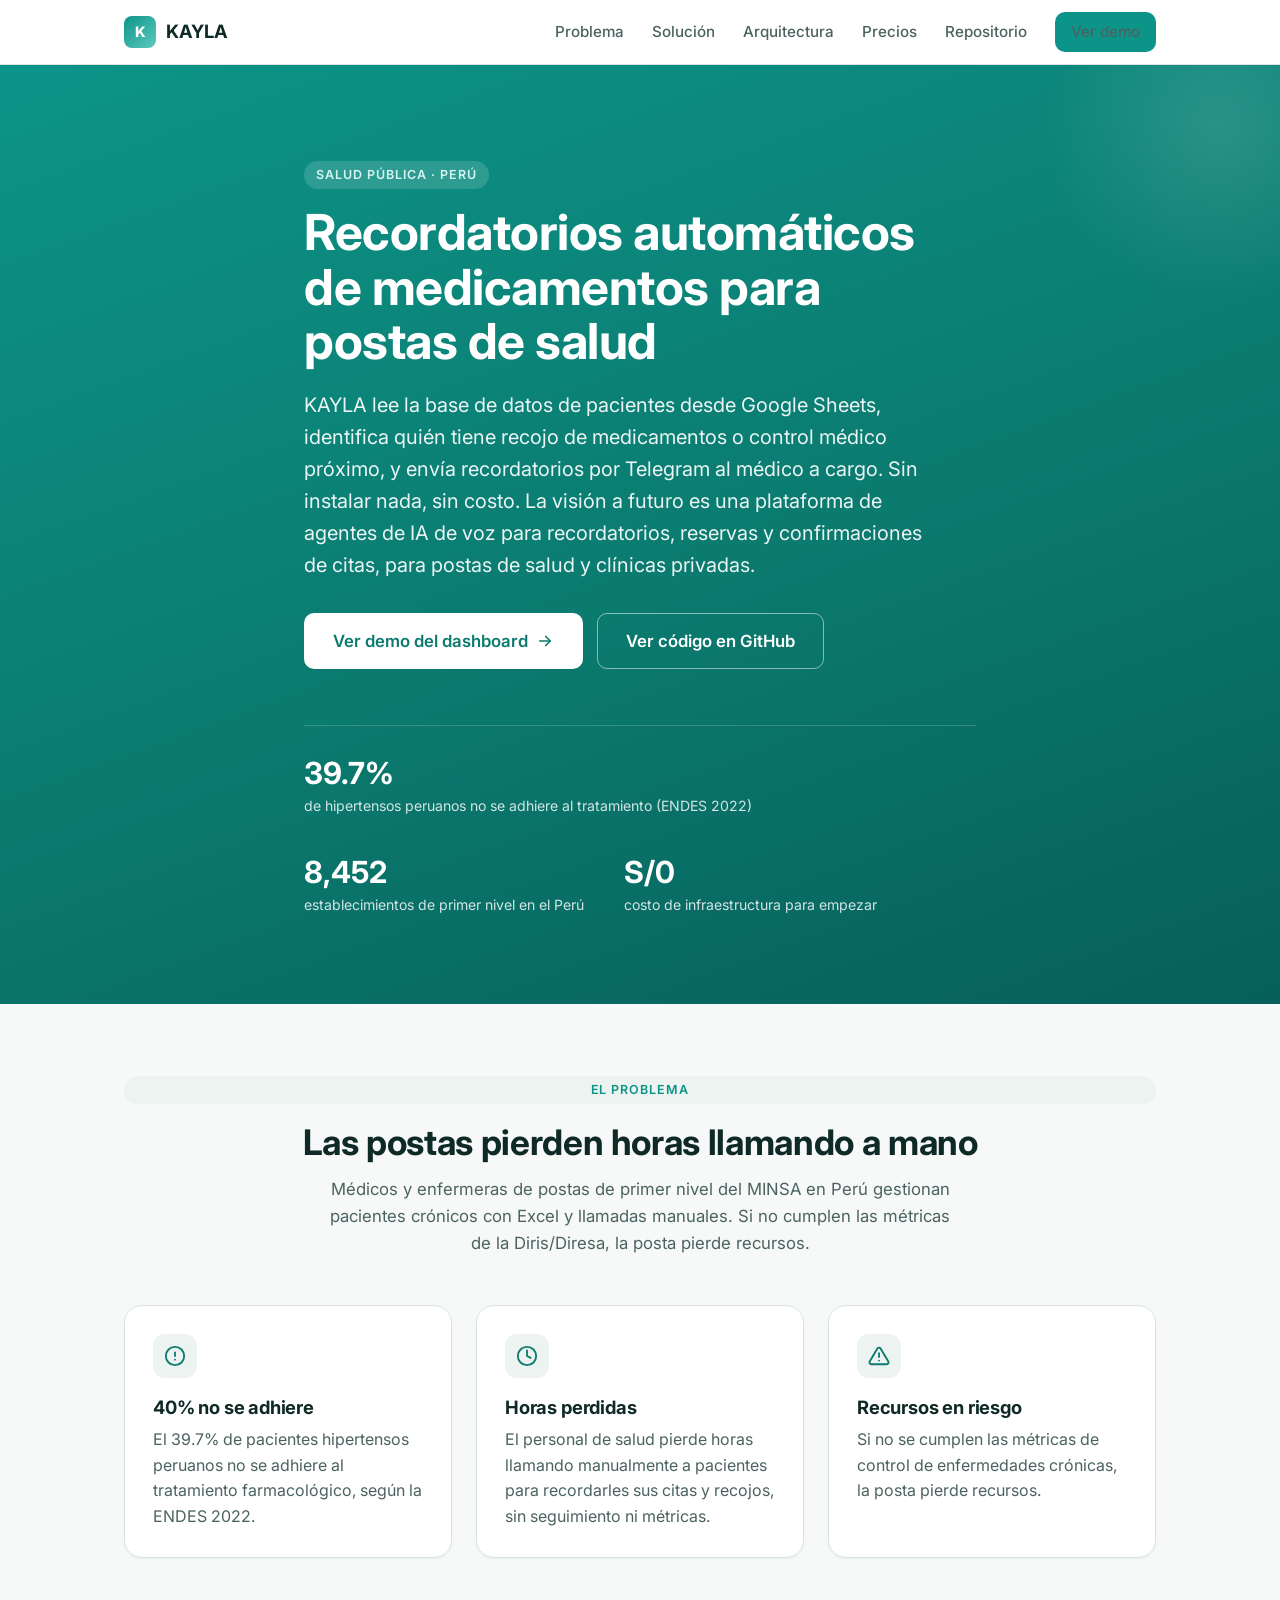
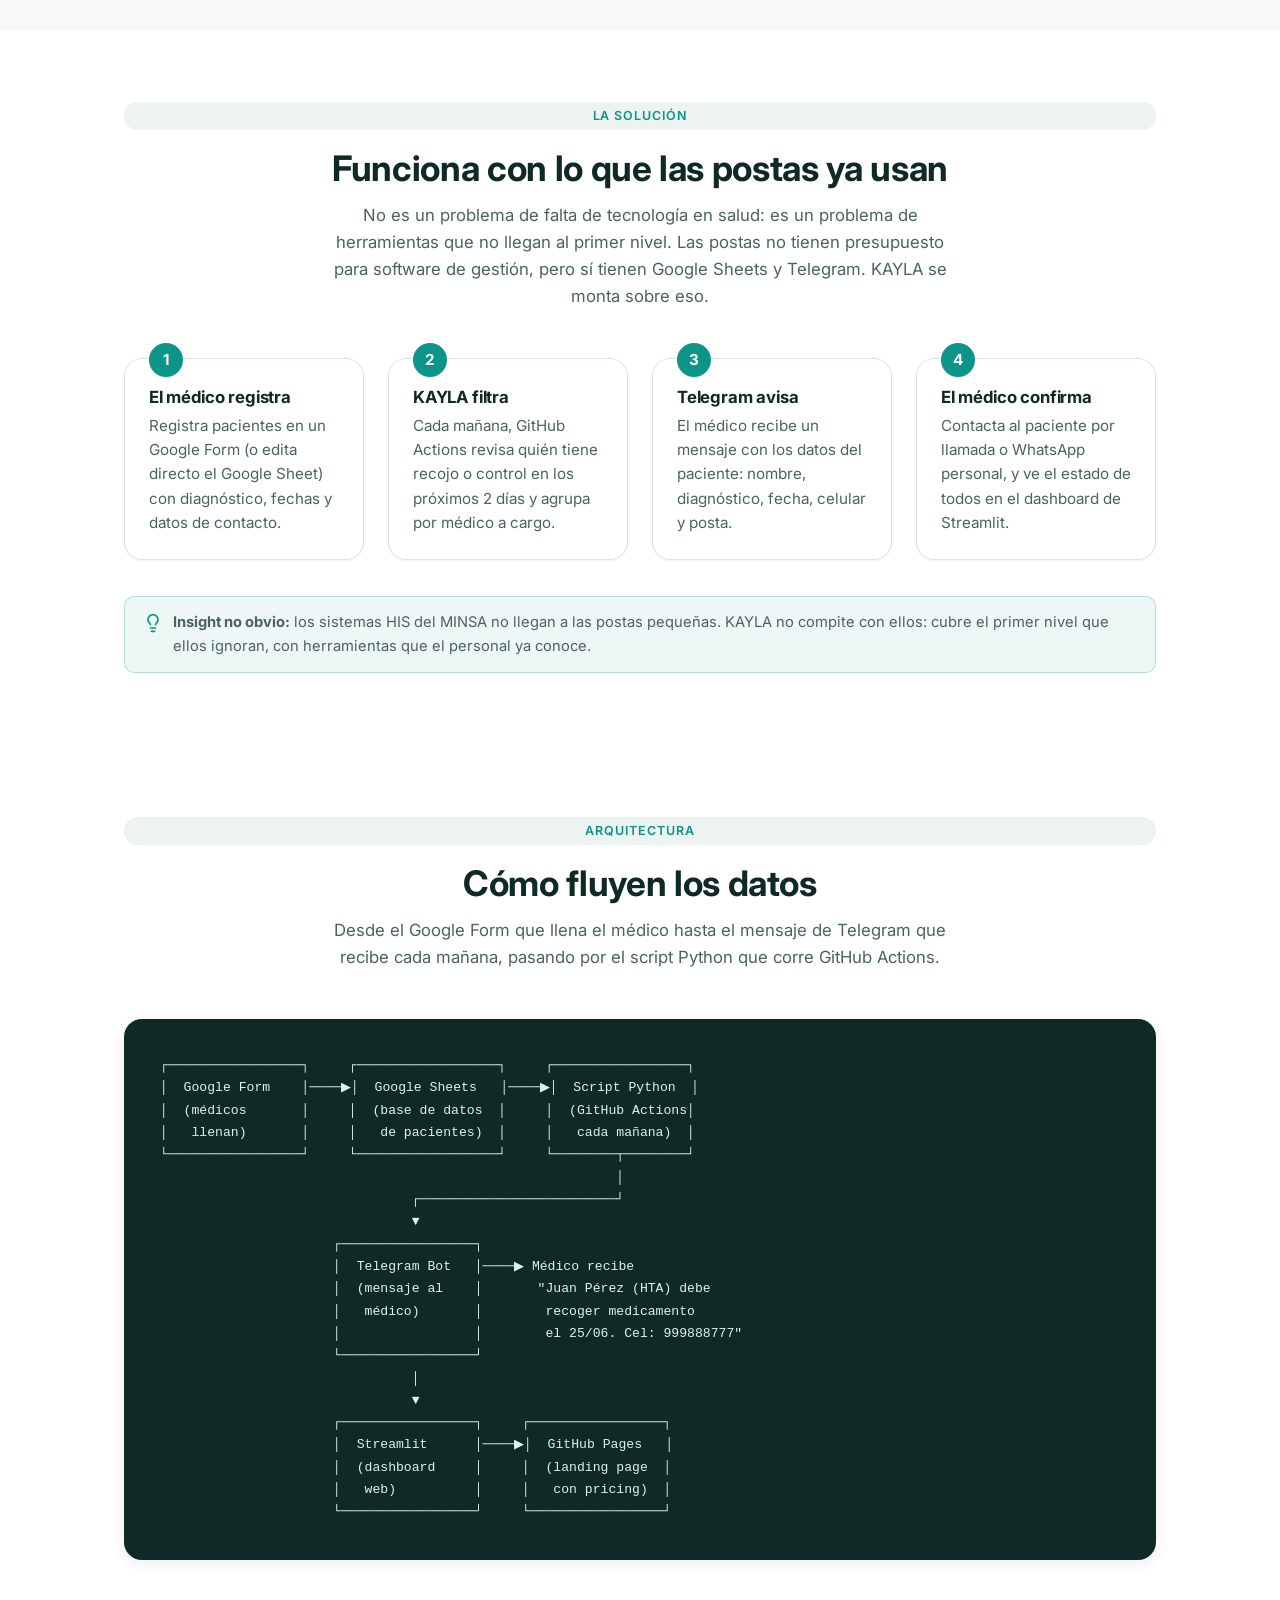
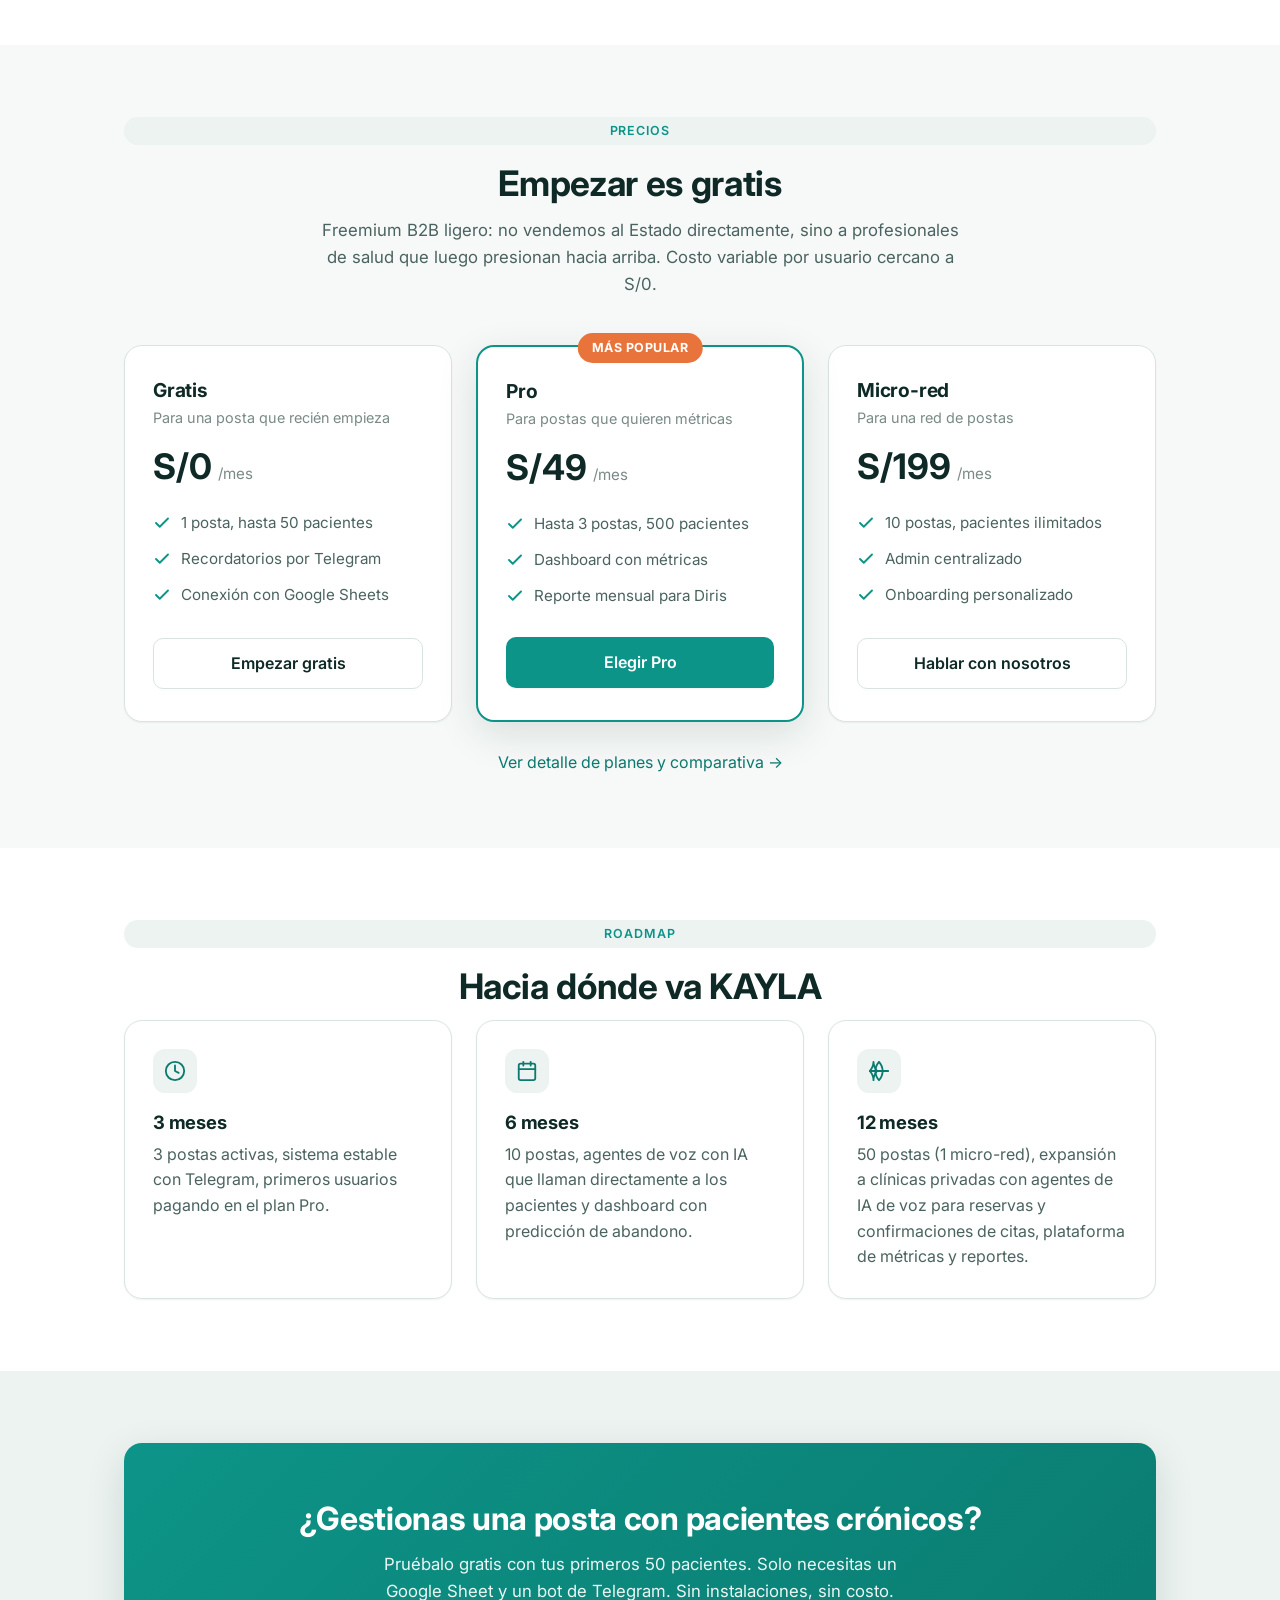
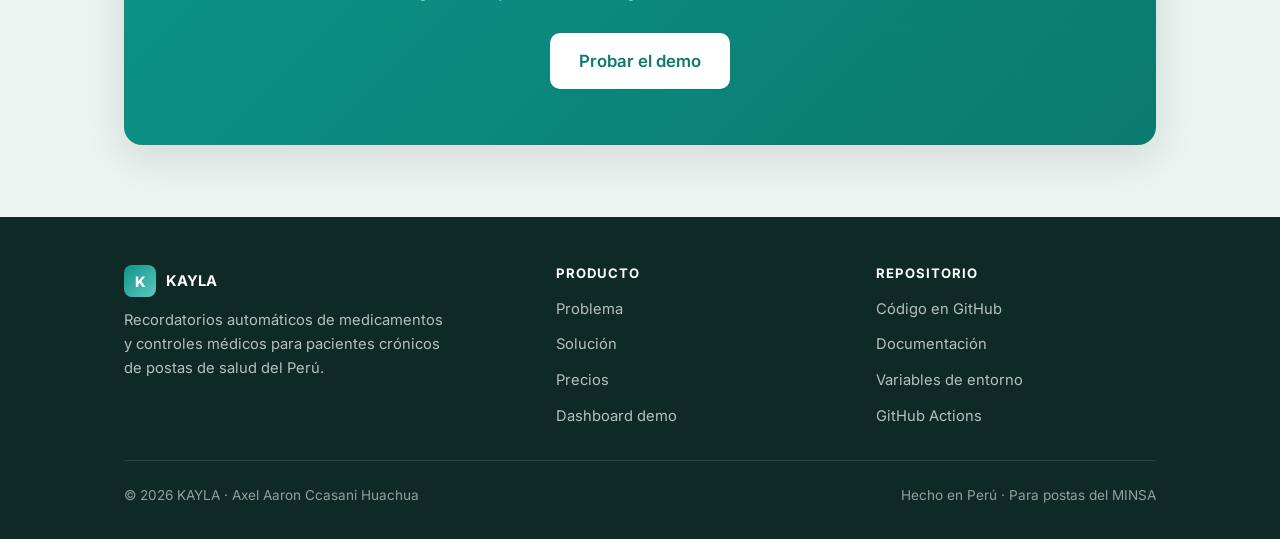
<file: landing/index.html>
<!DOCTYPE html>
<html lang="es">
<head>
  <meta charset="UTF-8" />
  <meta name="viewport" content="width=device-width, initial-scale=1.0" />
  <title>KAYLA — Recordatorios de medicamentos para postas de salud</title>
  <meta name="description" content="KAYLA automatiza los recordatorios de medicamentos y controles médicos para pacientes crónicos de postas de salud del Perú vía Telegram, usando Google Sheets como base de datos." />
  <meta property="og:title" content="KAYLA — Recordatorios de medicamentos para postas de salud" />
  <meta property="og:description" content="Sistema automático de recordatorios vía Telegram para pacientes crónicos en postas del MINSA. Usa Google Sheets + GitHub Actions." />
  <meta property="og:type" content="website" />
  <link rel="preconnect" href="https://fonts.googleapis.com" />
  <link rel="preconnect" href="https://fonts.gstatic.com" crossorigin />
  <link href="https://fonts.googleapis.com/css2?family=Inter:wght@400;500;600;700;800&display=swap" rel="stylesheet" />
  <link rel="stylesheet" href="styles.css" />
  <link rel="icon" href="data:image/svg+xml,%3Csvg xmlns='http://www.w3.org/2000/svg' viewBox='0 0 32 32'%3E%3Crect width='32' height='32' rx='7' fill='%230d9488'/%3E%3Ctext x='16' y='22' font-size='16' font-family='Arial' font-weight='800' fill='white' text-anchor='middle'%3EK%3C/text%3E%3C/svg%3E" />
</head>
<body>

<header class="header">
  <div class="container header-inner">
    <a href="./" class="brand" aria-label="KAYLA inicio">
      <span class="brand-mark">K</span>
      <span>KAYLA</span>
    </a>
    <nav class="nav" aria-label="Principal">
      <a href="#problema">Problema</a>
      <a href="#solucion">Solución</a>
      <a href="#arquitectura">Arquitectura</a>
      <a href="pricing.html">Precios</a>
      <a href="https://github.com/aaccasanih-wq/KAYLA" target="_blank" rel="noopener">Repositorio</a>
      <a href="https://kayla2026.streamlit.app" target="_blank" rel="noopener" class="nav-cta">Ver demo</a>
    </nav>
  </div>
</header>

<main>

<section class="hero">
  <div class="container hero-inner">
    <span class="eyebrow">Salud pública · Perú</span>
    <h1>Recordatorios automáticos de medicamentos para postas de salud</h1>
    <p class="lead">
      KAYLA lee la base de datos de pacientes desde Google Sheets, identifica quién tiene
      recojo de medicamentos o control médico próximo, y envía recordatorios por Telegram
      al médico a cargo. Sin instalar nada, sin costo. La visión a futuro es una plataforma
      de agentes de IA de voz para recordatorios, reservas y confirmaciones de citas, para
      postas de salud y clínicas privadas.
    </p>
    <div class="hero-actions">
      <a href="https://kayla2026.streamlit.app" target="_blank" rel="noopener" class="btn btn-primary btn-lg">
        Ver demo del dashboard
        <svg width="18" height="18" viewBox="0 0 24 24" fill="none" stroke="currentColor" stroke-width="2.2" stroke-linecap="round" stroke-linejoin="round"><path d="M5 12h14"/><path d="m13 6 6 6-6 6"/></svg>
      </a>
      <a href="https://github.com/aaccasanih-wq/KAYLA" target="_blank" rel="noopener" class="btn btn-ghost btn-lg">
        Ver código en GitHub
      </a>
    </div>
    <div class="hero-stats">
      <div>
        <div class="stat-value">39.7%</div>
        <div class="stat-label">de hipertensos peruanos no se adhiere al tratamiento (ENDES 2022)</div>
      </div>
      <div>
        <div class="stat-value">8,452</div>
        <div class="stat-label">establecimientos de primer nivel en el Perú</div>
      </div>
      <div>
        <div class="stat-value">S/0</div>
        <div class="stat-label">costo de infraestructura para empezar</div>
      </div>
    </div>
  </div>
</section>

<section id="problema" class="section section-soft">
  <div class="container">
    <span class="eyebrow" style="display:block; text-align:center;">El problema</span>
    <h2 class="section-title">Las postas pierden horas llamando a mano</h2>
    <p class="section-subtitle">
      Médicos y enfermeras de postas de primer nivel del MINSA en Perú gestionan
      pacientes crónicos con Excel y llamadas manuales. Si no cumplen las métricas de la
      Diris/Diresa, la posta pierde recursos.
    </p>
    <div class="grid grid-3">
      <div class="card">
        <div class="card-icon">
          <svg width="22" height="22" viewBox="0 0 24 24" fill="none" stroke="currentColor" stroke-width="2" stroke-linecap="round" stroke-linejoin="round"><circle cx="12" cy="12" r="10"/><path d="M12 8v4"/><path d="M12 16h.01"/></svg>
        </div>
        <h3>40% no se adhiere</h3>
        <p>El 39.7% de pacientes hipertensos peruanos no se adhiere al tratamiento farmacológico, según la ENDES 2022.</p>
      </div>
      <div class="card">
        <div class="card-icon">
          <svg width="22" height="22" viewBox="0 0 24 24" fill="none" stroke="currentColor" stroke-width="2" stroke-linecap="round" stroke-linejoin="round"><circle cx="12" cy="12" r="10"/><polyline points="12 6 12 12 16 14"/></svg>
        </div>
        <h3>Horas perdidas</h3>
        <p>El personal de salud pierde horas llamando manualmente a pacientes para recordarles sus citas y recojos, sin seguimiento ni métricas.</p>
      </div>
      <div class="card">
        <div class="card-icon">
          <svg width="22" height="22" viewBox="0 0 24 24" fill="none" stroke="currentColor" stroke-width="2" stroke-linecap="round" stroke-linejoin="round"><path d="M10.29 3.86 1.82 18a2 2 0 0 0 1.71 3h16.94a2 2 0 0 0 1.71-3L13.71 3.86a2 2 0 0 0-3.42 0z"/><path d="M12 9v4"/><path d="M12 17h.01"/></svg>
        </div>
        <h3>Recursos en riesgo</h3>
        <p>Si no se cumplen las métricas de control de enfermedades crónicas, la posta pierde recursos.</p>
      </div>
    </div>
  </div>
</section>

<section id="solucion" class="section">
  <div class="container">
    <span class="eyebrow" style="display:block; text-align:center;">La solución</span>
    <h2 class="section-title">Funciona con lo que las postas ya usan</h2>
    <p class="section-subtitle">
      No es un problema de falta de tecnología en salud: es un problema de herramientas que
      no llegan al primer nivel. Las postas no tienen presupuesto para software de gestión,
      pero sí tienen Google Sheets y Telegram. KAYLA se monta sobre eso.
    </p>
    <div class="steps">
      <div class="step">
        <h3>El médico registra</h3>
        <p>Registra pacientes en un Google Form (o edita directo el Google Sheet) con diagnóstico, fechas y datos de contacto.</p>
      </div>
      <div class="step">
        <h3>KAYLA filtra</h3>
        <p>Cada mañana, GitHub Actions revisa quién tiene recojo o control en los próximos 2 días y agrupa por médico a cargo.</p>
      </div>
      <div class="step">
        <h3>Telegram avisa</h3>
        <p>El médico recibe un mensaje con los datos del paciente: nombre, diagnóstico, fecha, celular y posta.</p>
      </div>
      <div class="step">
        <h3>El médico confirma</h3>
        <p>Contacta al paciente por llamada o WhatsApp personal, y ve el estado de todos en el dashboard de Streamlit.</p>
      </div>
    </div>

    <div class="note" style="margin-top:36px;">
      <svg width="20" height="20" viewBox="0 0 24 24" fill="none" stroke="currentColor" stroke-width="2" stroke-linecap="round" stroke-linejoin="round"><path d="M9 18h6"/><path d="M10 22h4"/><path d="M15.09 14c.18-.98.65-1.74 1.41-2.5A4.65 4.65 0 0 0 18 8 6 6 0 0 0 6 8c0 1 .23 2.23 1.5 3.5A4.61 4.61 0 0 1 8.91 14"/></svg>
      <span><strong>Insight no obvio:</strong> los sistemas HIS del MINSA no llegan a las postas pequeñas. KAYLA no compite con ellos: cubre el primer nivel que ellos ignoran, con herramientas que el personal ya conoce.</span>
    </div>
  </div>
</section>

<section id="arquitectura" class="section">
  <div class="container">
    <span class="eyebrow" style="display:block; text-align:center;">Arquitectura</span>
    <h2 class="section-title">Cómo fluyen los datos</h2>
    <p class="section-subtitle">
      Desde el Google Form que llena el médico hasta el mensaje de Telegram que recibe cada
      mañana, pasando por el script Python que corre GitHub Actions.
    </p>
    <pre class="architecture-diagram">┌─────────────────┐     ┌──────────────────┐     ┌─────────────────┐
│  Google Form    │────▶│  Google Sheets   │────▶│  Script Python  │
│  (médicos       │     │  (base de datos  │     │  (GitHub Actions│
│   llenan)       │     │   de pacientes)  │     │   cada mañana)  │
└─────────────────┘     └──────────────────┘     └────────┬────────┘
                                                          │
                                ┌─────────────────────────┘
                                ▼
                      ┌─────────────────┐
                      │  Telegram Bot   │────▶ Médico recibe
                      │  (mensaje al    │       "Juan Pérez (HTA) debe
                      │   médico)       │        recoger medicamento
                      │                 │        el 25/06. Cel: 999888777"
                      └─────────────────┘
                                │
                                ▼
                      ┌─────────────────┐     ┌─────────────────┐
                      │  Streamlit      │────▶│  GitHub Pages   │
                      │  (dashboard     │     │  (landing page  │
                      │   web)          │     │   con pricing)  │
                      └─────────────────┘     └─────────────────┘</pre>
  </div>
</section>

<section class="section section-soft">
  <div class="container">
    <span class="eyebrow" style="display:block; text-align:center;">Precios</span>
    <h2 class="section-title">Empezar es gratis</h2>
    <p class="section-subtitle">
      Freemium B2B ligero: no vendemos al Estado directamente, sino a profesionales de salud
      que luego presionan hacia arriba. Costo variable por usuario cercano a S/0.
    </p>
    <div class="pricing-grid">
      <div class="plan">
        <h3>Gratis</h3>
        <div class="plan-tagline">Para una posta que recién empieza</div>
        <div class="plan-price"><span class="amount">S/0</span><span class="period">/mes</span></div>
        <ul class="plan-features">
          <li><svg width="18" height="18" viewBox="0 0 24 24" fill="none" stroke="currentColor" stroke-width="2.5" stroke-linecap="round" stroke-linejoin="round"><polyline points="20 6 9 17 4 12"/></svg>1 posta, hasta 50 pacientes</li>
          <li><svg width="18" height="18" viewBox="0 0 24 24" fill="none" stroke="currentColor" stroke-width="2.5" stroke-linecap="round" stroke-linejoin="round"><polyline points="20 6 9 17 4 12"/></svg>Recordatorios por Telegram</li>
          <li><svg width="18" height="18" viewBox="0 0 24 24" fill="none" stroke="currentColor" stroke-width="2.5" stroke-linecap="round" stroke-linejoin="round"><polyline points="20 6 9 17 4 12"/></svg>Conexión con Google Sheets</li>
        </ul>
        <a href="https://docs.google.com/forms/d/e/1FAIpQLSfYW57i6-4AGzTc0Bkp_ZUxlslh2Cs3jC76RwuZmCNfLiEkdg/viewform?usp=sharing&ouid=106393189666971485895" target="_blank" rel="noopener" class="btn btn-ghost">Empezar gratis</a>
      </div>

      <div class="plan plan-featured">
        <span class="plan-badge">Más popular</span>
        <h3>Pro</h3>
        <div class="plan-tagline">Para postas que quieren métricas</div>
        <div class="plan-price"><span class="amount">S/49</span><span class="period">/mes</span></div>
        <ul class="plan-features">
          <li><svg width="18" height="18" viewBox="0 0 24 24" fill="none" stroke="currentColor" stroke-width="2.5" stroke-linecap="round" stroke-linejoin="round"><polyline points="20 6 9 17 4 12"/></svg>Hasta 3 postas, 500 pacientes</li>
          <li><svg width="18" height="18" viewBox="0 0 24 24" fill="none" stroke="currentColor" stroke-width="2.5" stroke-linecap="round" stroke-linejoin="round"><polyline points="20 6 9 17 4 12"/></svg>Dashboard con métricas</li>
          <li><svg width="18" height="18" viewBox="0 0 24 24" fill="none" stroke="currentColor" stroke-width="2.5" stroke-linecap="round" stroke-linejoin="round"><polyline points="20 6 9 17 4 12"/></svg>Reporte mensual para Diris</li>
        </ul>
        <a href="https://w.app/hyvtkb" target="_blank" rel="noopener" class="btn btn-primary">Elegir Pro</a>
      </div>

      <div class="plan">
        <h3>Micro-red</h3>
        <div class="plan-tagline">Para una red de postas</div>
        <div class="plan-price"><span class="amount">S/199</span><span class="period">/mes</span></div>
        <ul class="plan-features">
          <li><svg width="18" height="18" viewBox="0 0 24 24" fill="none" stroke="currentColor" stroke-width="2.5" stroke-linecap="round" stroke-linejoin="round"><polyline points="20 6 9 17 4 12"/></svg>10 postas, pacientes ilimitados</li>
          <li><svg width="18" height="18" viewBox="0 0 24 24" fill="none" stroke="currentColor" stroke-width="2.5" stroke-linecap="round" stroke-linejoin="round"><polyline points="20 6 9 17 4 12"/></svg>Admin centralizado</li>
          <li><svg width="18" height="18" viewBox="0 0 24 24" fill="none" stroke="currentColor" stroke-width="2.5" stroke-linecap="round" stroke-linejoin="round"><polyline points="20 6 9 17 4 12"/></svg>Onboarding personalizado</li>
        </ul>
        <a href="https://w.app/gpdmnf" target="_blank" rel="noopener" class="btn btn-ghost">Hablar con nosotros</a>
      </div>
    </div>
    <p style="text-align:center; margin-top:28px; margin-bottom:0;">
      <a href="pricing.html">Ver detalle de planes y comparativa →</a>
    </p>
  </div>
</section>

<section class="section">
  <div class="container">
    <span class="eyebrow" style="display:block; text-align:center;">Roadmap</span>
    <h2 class="section-title">Hacia dónde va KAYLA</h2>
    <div class="grid grid-3">
      <div class="card">
        <div class="card-icon">
          <svg width="22" height="22" viewBox="0 0 24 24" fill="none" stroke="currentColor" stroke-width="2" stroke-linecap="round" stroke-linejoin="round"><circle cx="12" cy="12" r="10"/><polyline points="12 6 12 12 16 14"/></svg>
        </div>
        <h3>3 meses</h3>
        <p>3 postas activas, sistema estable con Telegram, primeros usuarios pagando en el plan Pro.</p>
      </div>
      <div class="card">
        <div class="card-icon">
          <svg width="22" height="22" viewBox="0 0 24 24" fill="none" stroke="currentColor" stroke-width="2" stroke-linecap="round" stroke-linejoin="round"><rect x="3" y="4" width="18" height="18" rx="2"/><path d="M16 2v4"/><path d="M8 2v4"/><path d="M3 10h18"/></svg>
        </div>
        <h3>6 meses</h3>
        <p>10 postas, agentes de voz con IA que llaman directamente a los pacientes y dashboard con predicción de abandono.</p>
      </div>
      <div class="card">
        <div class="card-icon">
          <svg width="22" height="22" viewBox="0 0 24 24" fill="none" stroke="currentColor" stroke-width="2" stroke-linecap="round" stroke-linejoin="round"><path d="M2 12h20"/><path d="M12 2a15.3 15.3 0 0 1 4 10 15.3 15.3 0 0 1-4 10 15.3 15.3 0 0 1-4-10 15.3 15.3 0 0 1 4-10z"/><path d="M2 12a15.3 15.3 0 0 0 4-10 15.3 15.3 0 0 0 4 10 15.3 15.3 0 0 0-4 10 15.3 15.3 0 0 0-4-10z"/></svg>
        </div>
        <h3>12 meses</h3>
        <p>50 postas (1 micro-red), expansión a clínicas privadas con agentes de IA de voz para reservas y confirmaciones de citas, plataforma de métricas y reportes.</p>
      </div>
    </div>
  </div>
</section>

<section class="section section-alt">
  <div class="container">
    <div class="cta-band">
      <h2>¿Gestionas una posta con pacientes crónicos?</h2>
      <p>Pruébalo gratis con tus primeros 50 pacientes. Solo necesitas un Google Sheet y un bot de Telegram. Sin instalaciones, sin costo.</p>
      <a href="https://kayla2026.streamlit.app" target="_blank" rel="noopener" class="btn btn-primary btn-lg">Probar el demo</a>
    </div>
  </div>
</section>

</main>

<footer class="footer">
  <div class="container">
    <div class="footer-inner">
      <div>
        <a href="./" class="brand" style="text-decoration:none;">
          <span class="brand-mark">K</span>
          <span>KAYLA</span>
        </a>
        <p>Recordatorios automáticos de medicamentos y controles médicos para pacientes crónicos de postas de salud del Perú.</p>
      </div>
      <div>
        <h4>Producto</h4>
        <ul>
          <li><a href="#problema">Problema</a></li>
          <li><a href="#solucion">Solución</a></li>
          <li><a href="pricing.html">Precios</a></li>
          <li><a href="https://kayla2026.streamlit.app" target="_blank" rel="noopener">Dashboard demo</a></li>
        </ul>
      </div>
      <div>
        <h4>Repositorio</h4>
        <ul>
          <li><a href="https://github.com/aaccasanih-wq/KAYLA" target="_blank" rel="noopener">Código en GitHub</a></li>
          <li><a href="https://github.com/aaccasanih-wq/KAYLA/blob/main/README.md" target="_blank" rel="noopener">Documentación</a></li>
          <li><a href="https://github.com/aaccasanih-wq/KAYLA/blob/main/.env.example" target="_blank" rel="noopener">Variables de entorno</a></li>
          <li><a href="https://github.com/aaccasanih-wq/KAYLA/actions" target="_blank" rel="noopener">GitHub Actions</a></li>
        </ul>
      </div>
    </div>
    <div class="footer-bottom">
      <span>© 2026 KAYLA · Axel Aaron Ccasani Huachua</span>
      <span>Hecho en Perú · Para postas del MINSA</span>
    </div>
  </div>
</footer>

</body>
</html>
</file>
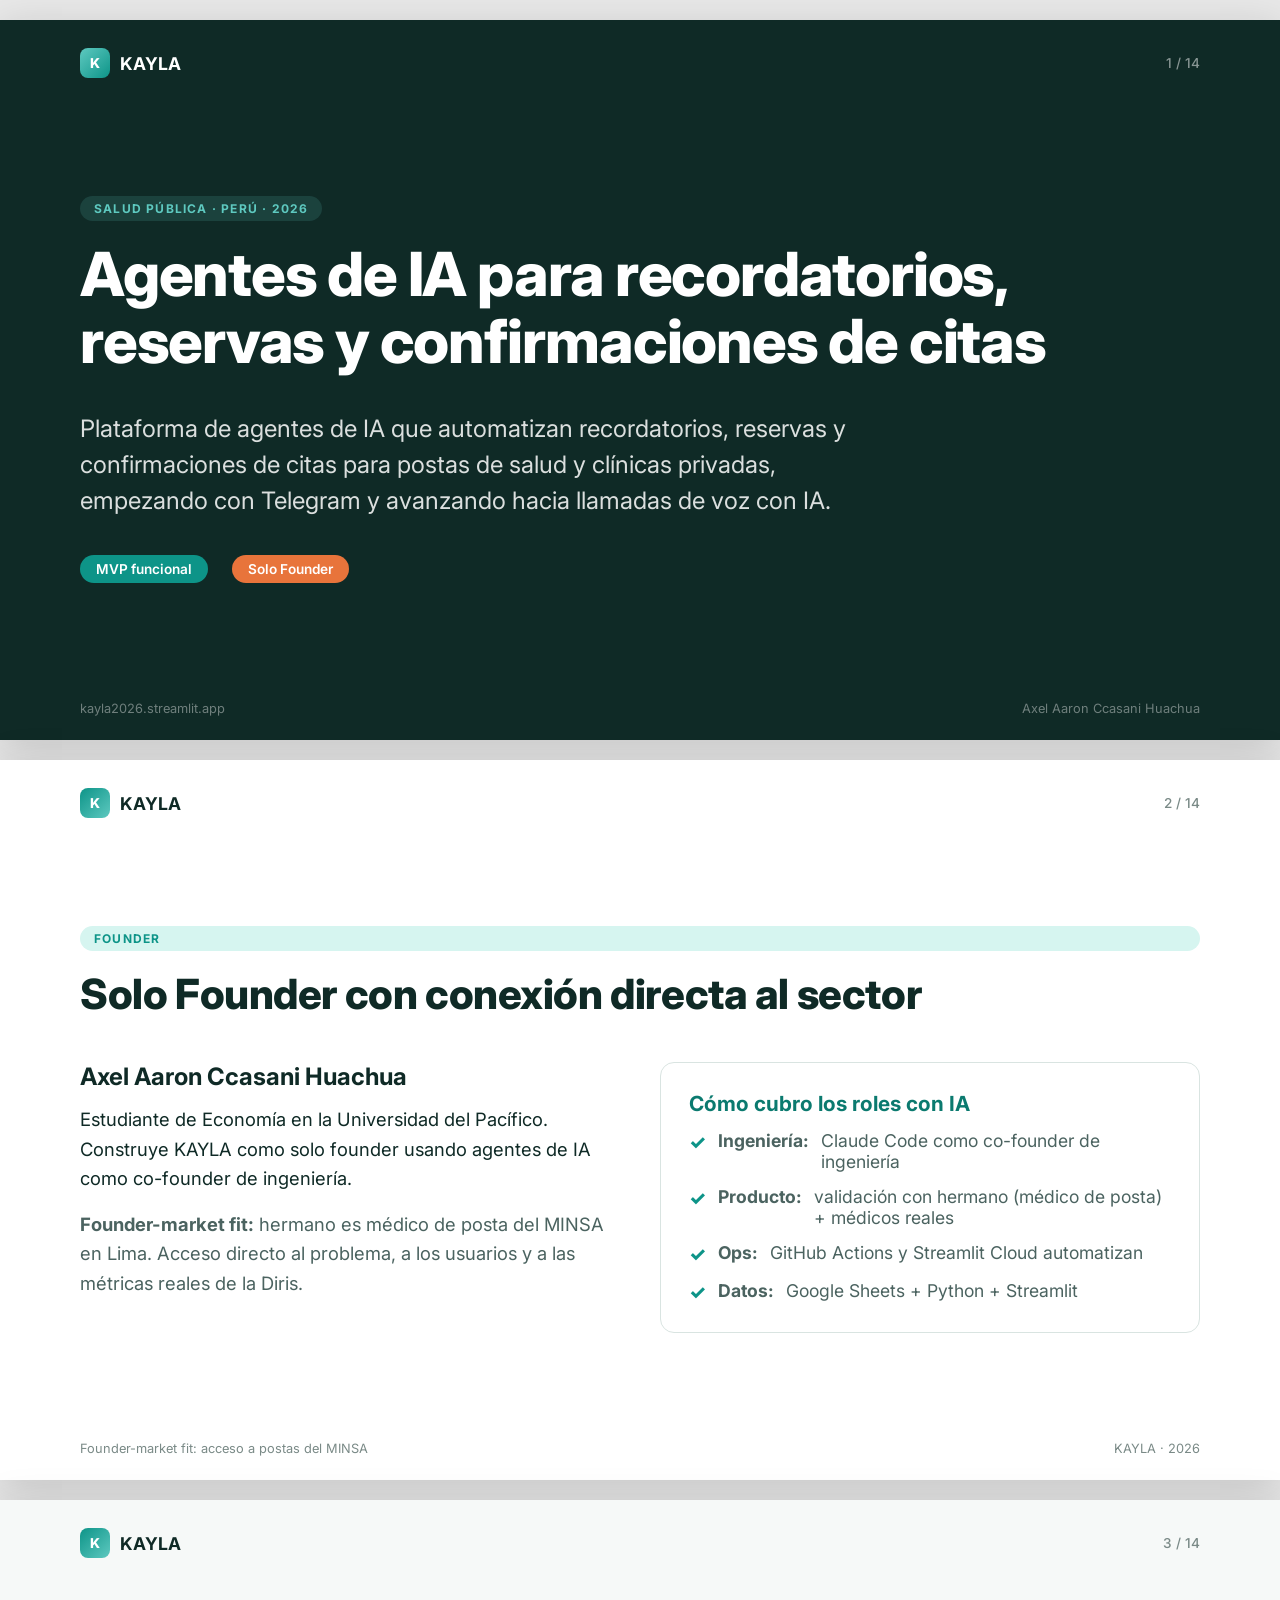
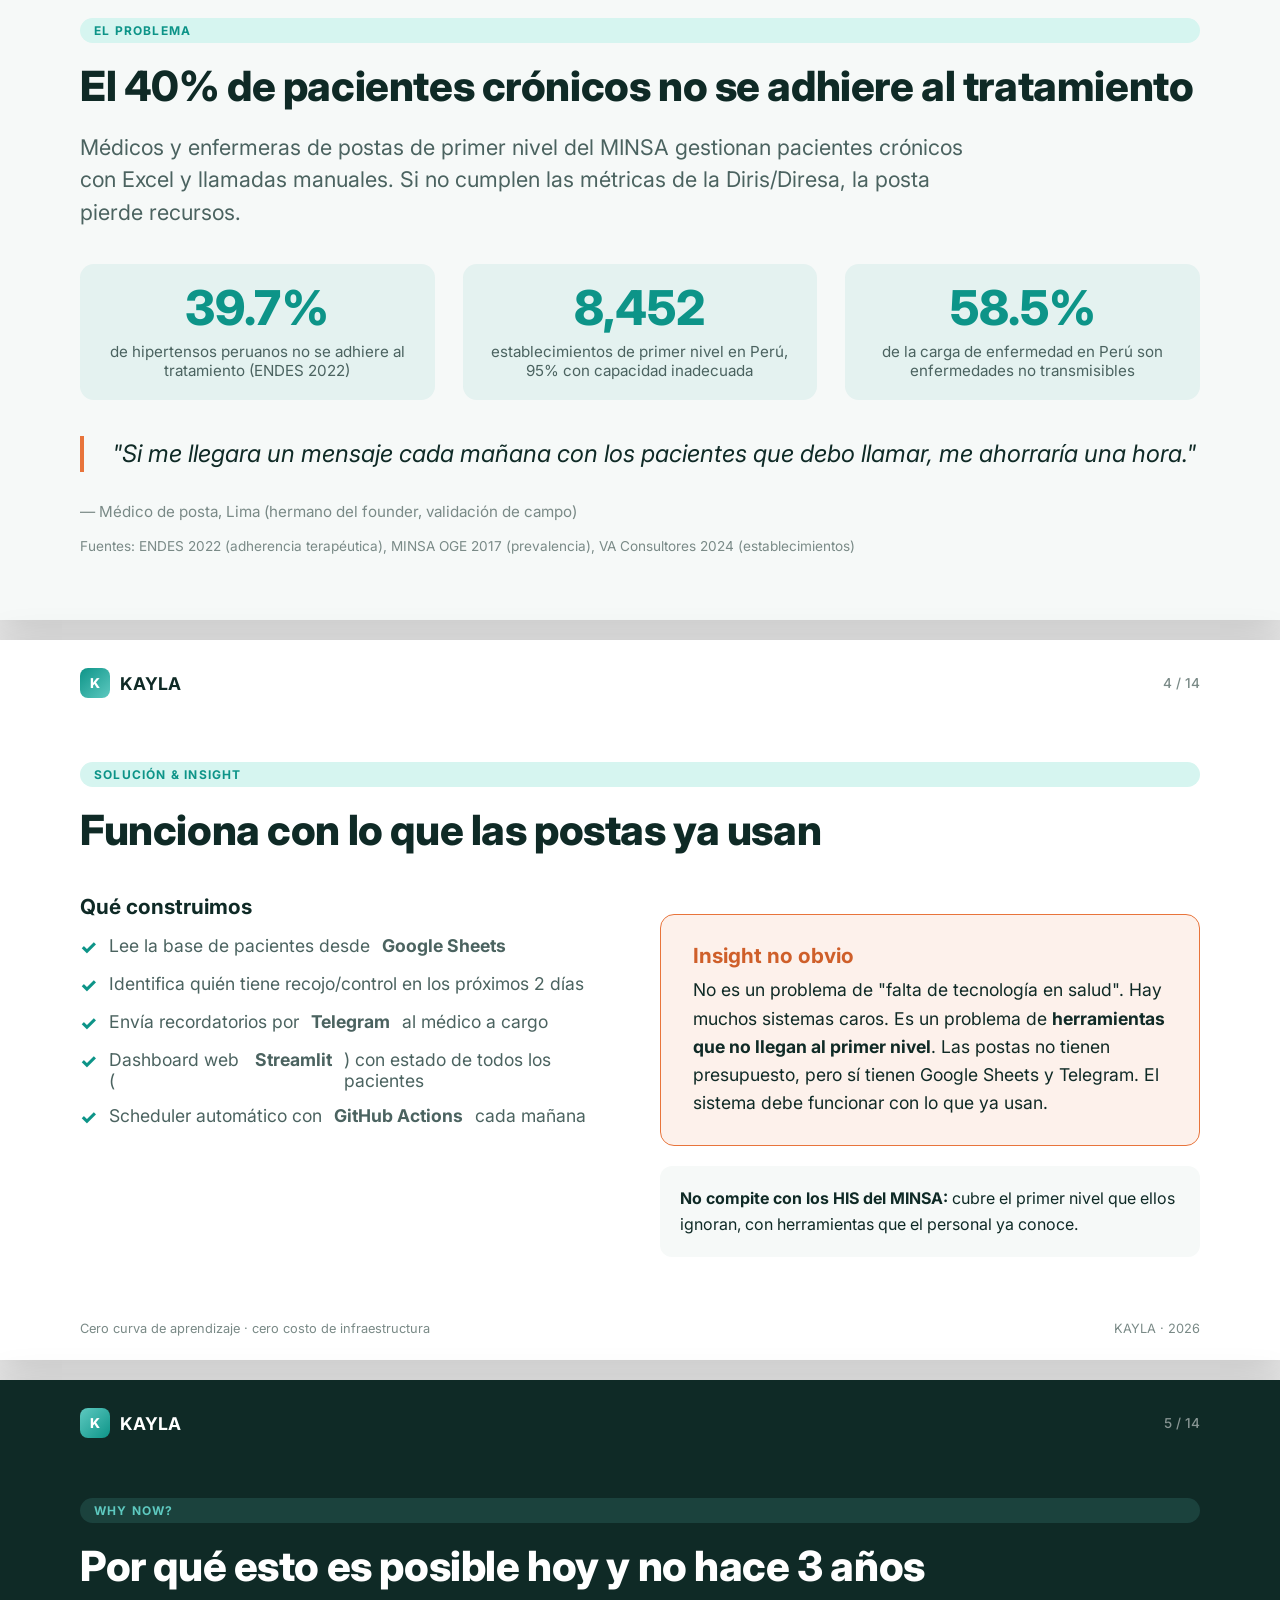
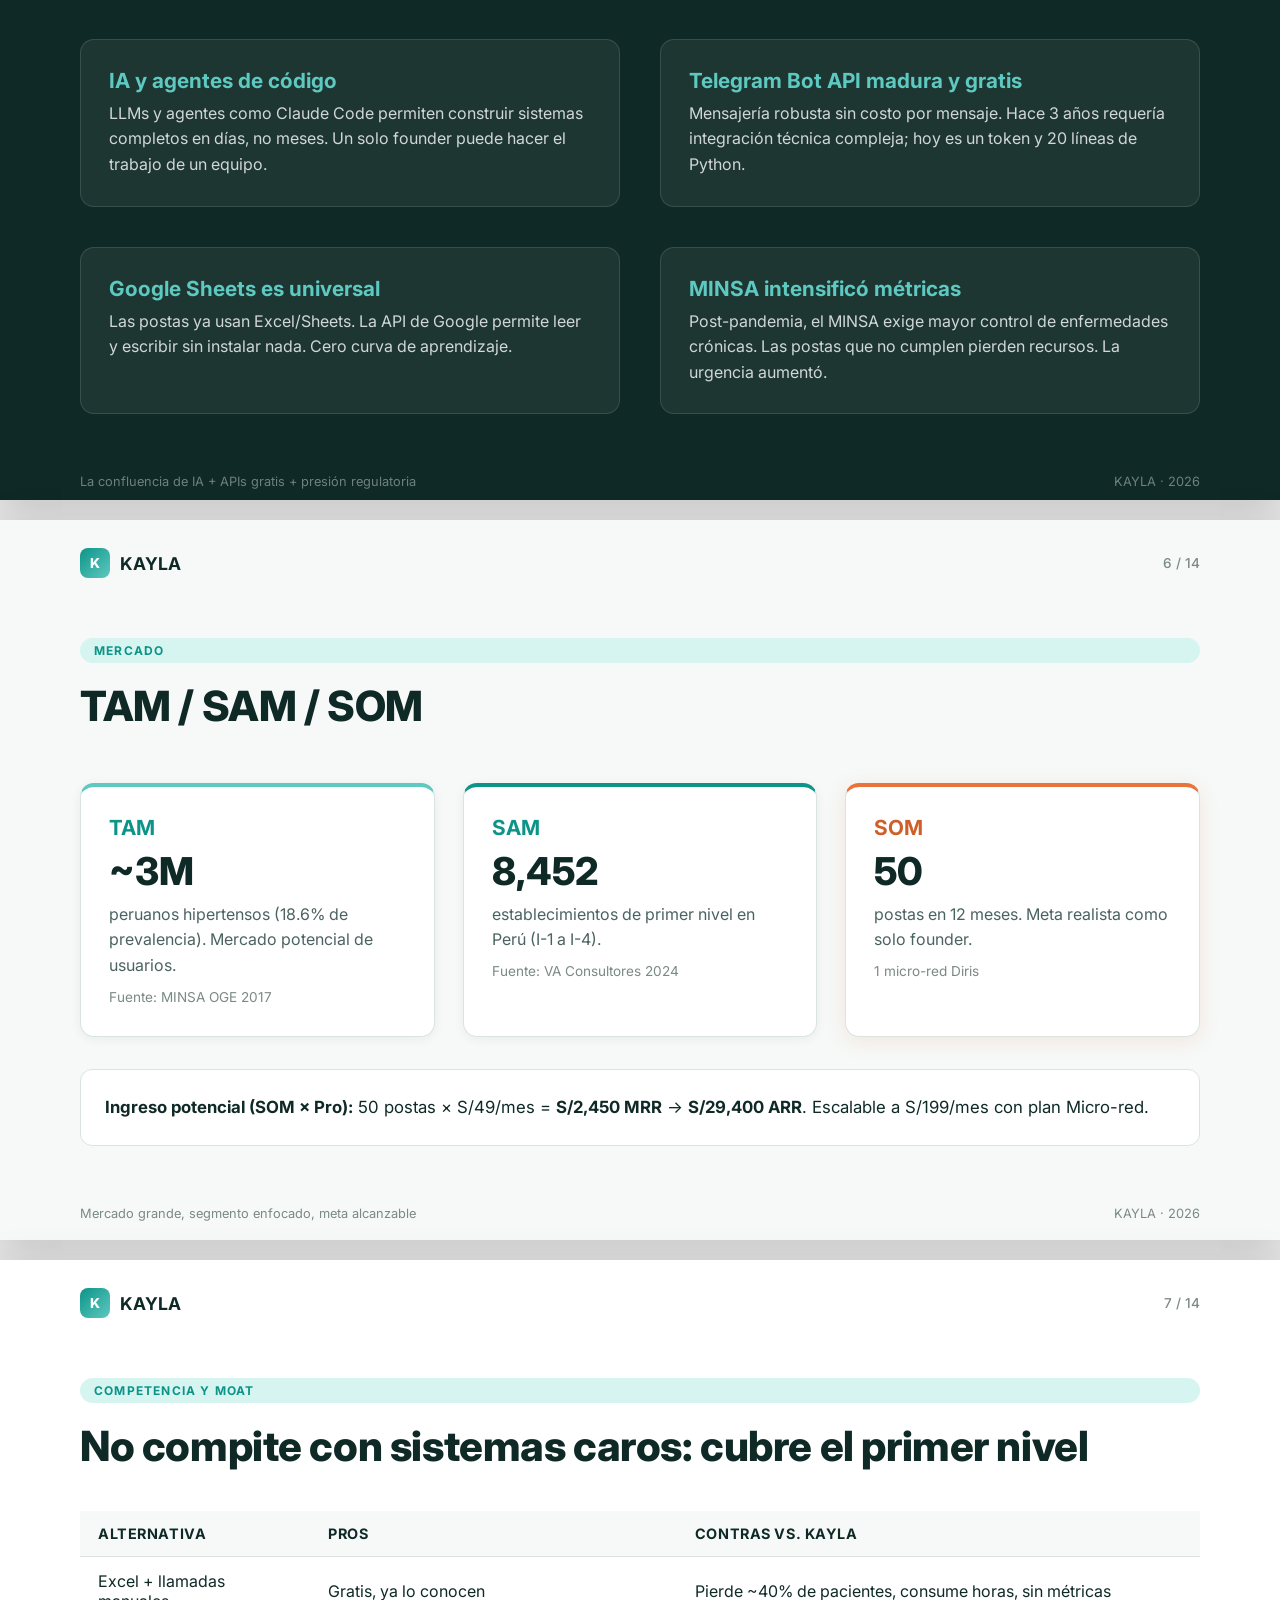
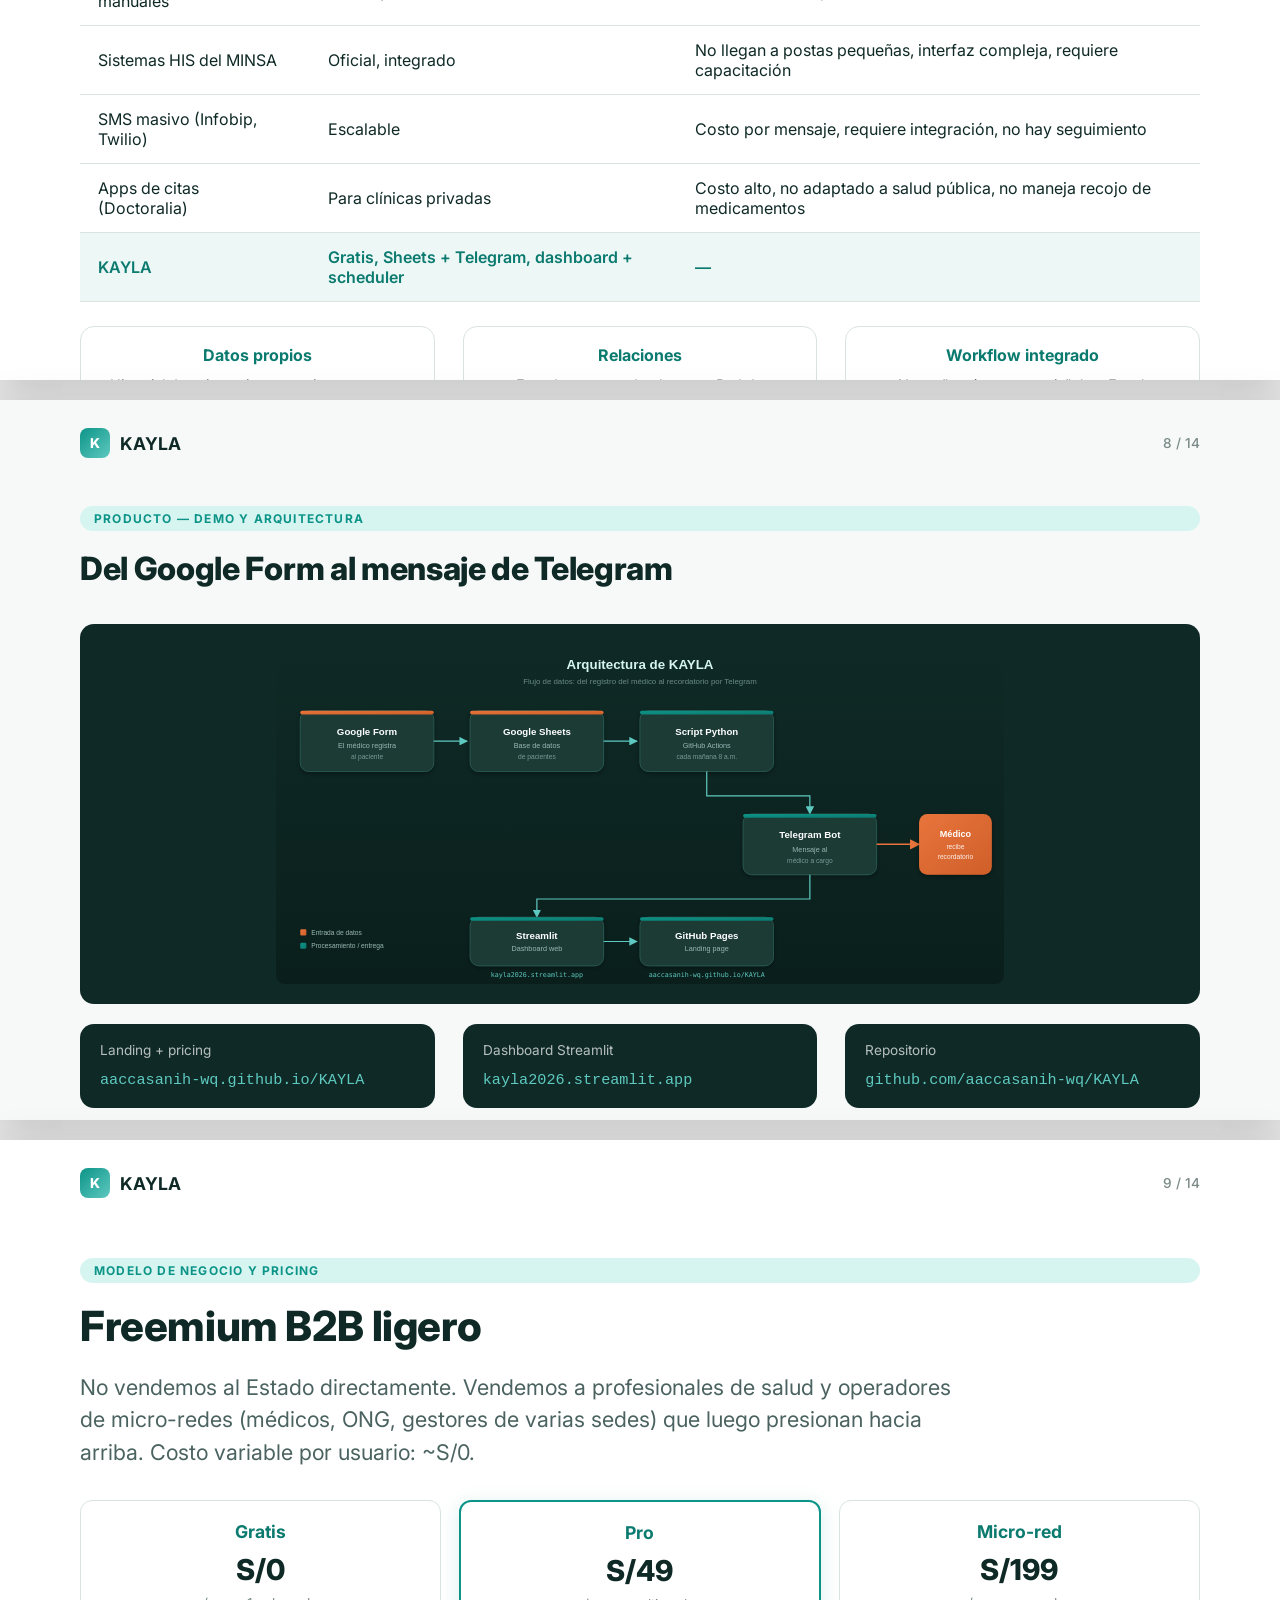
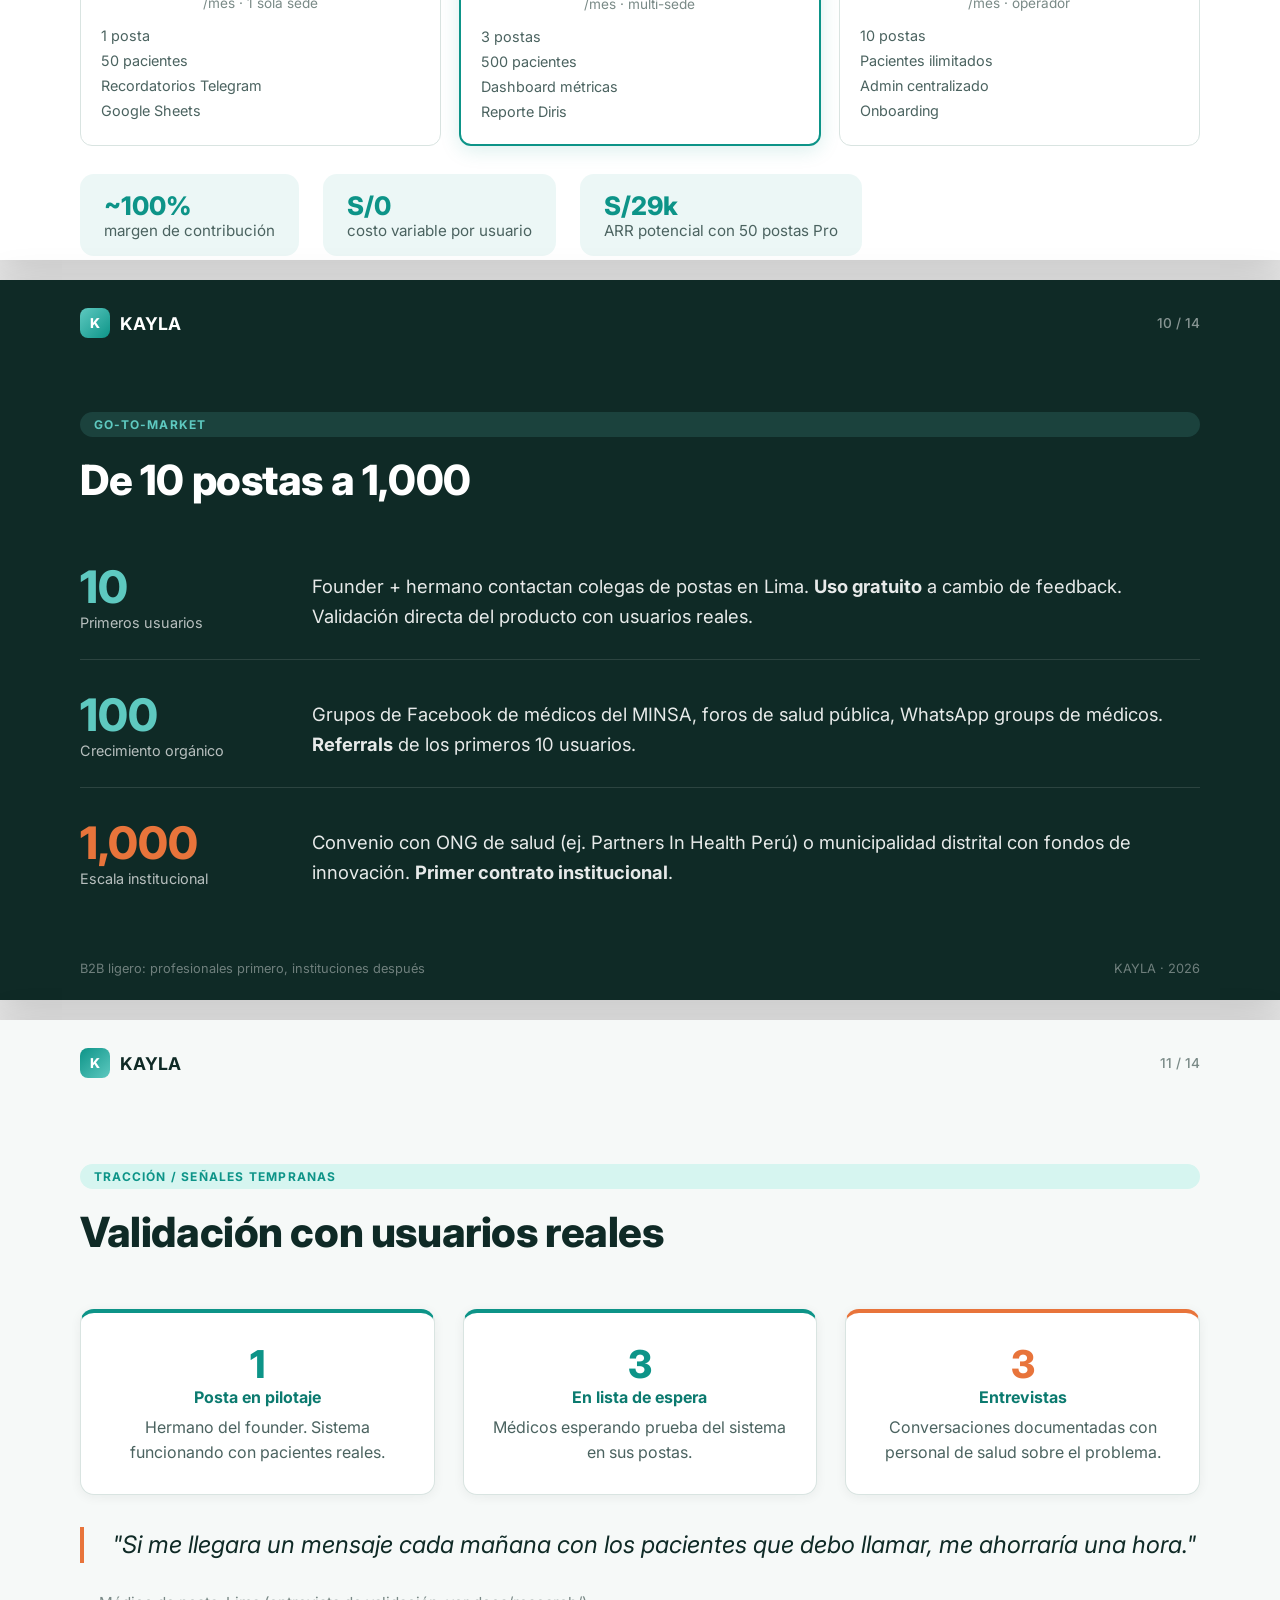
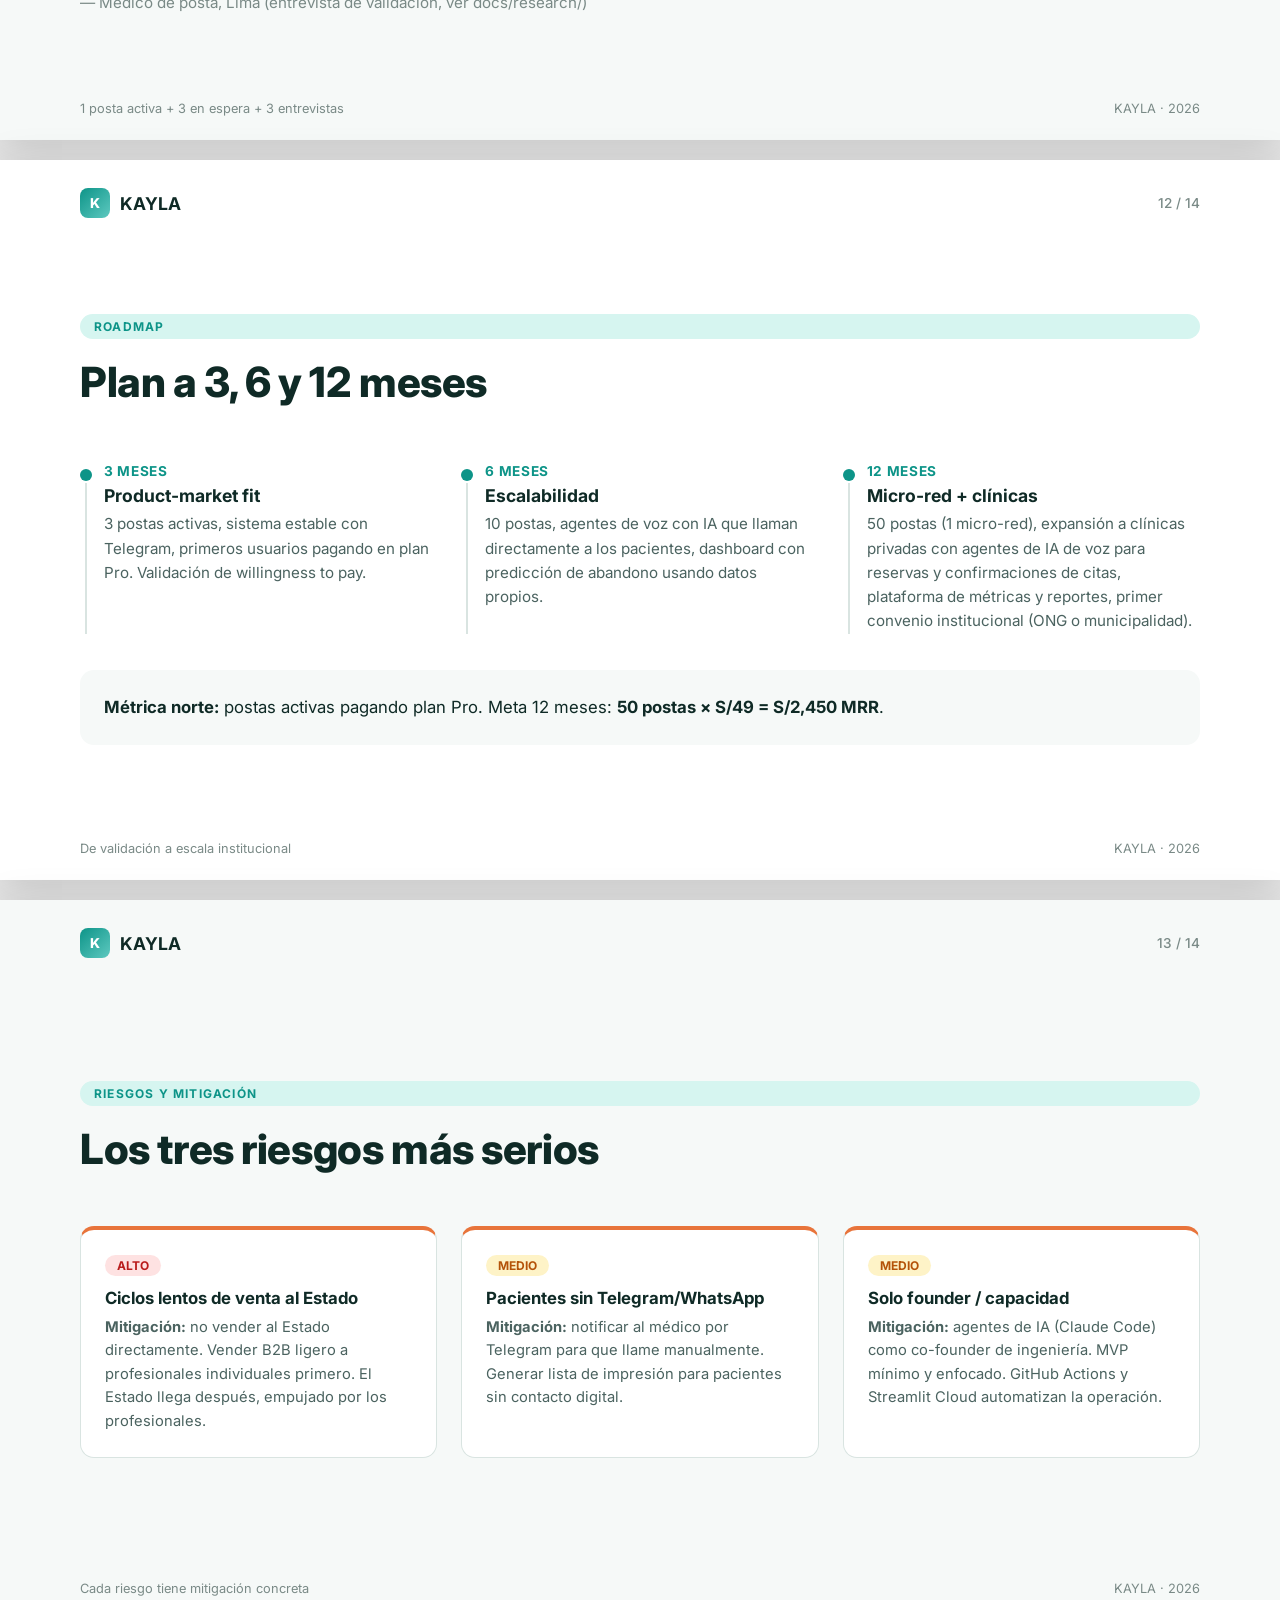
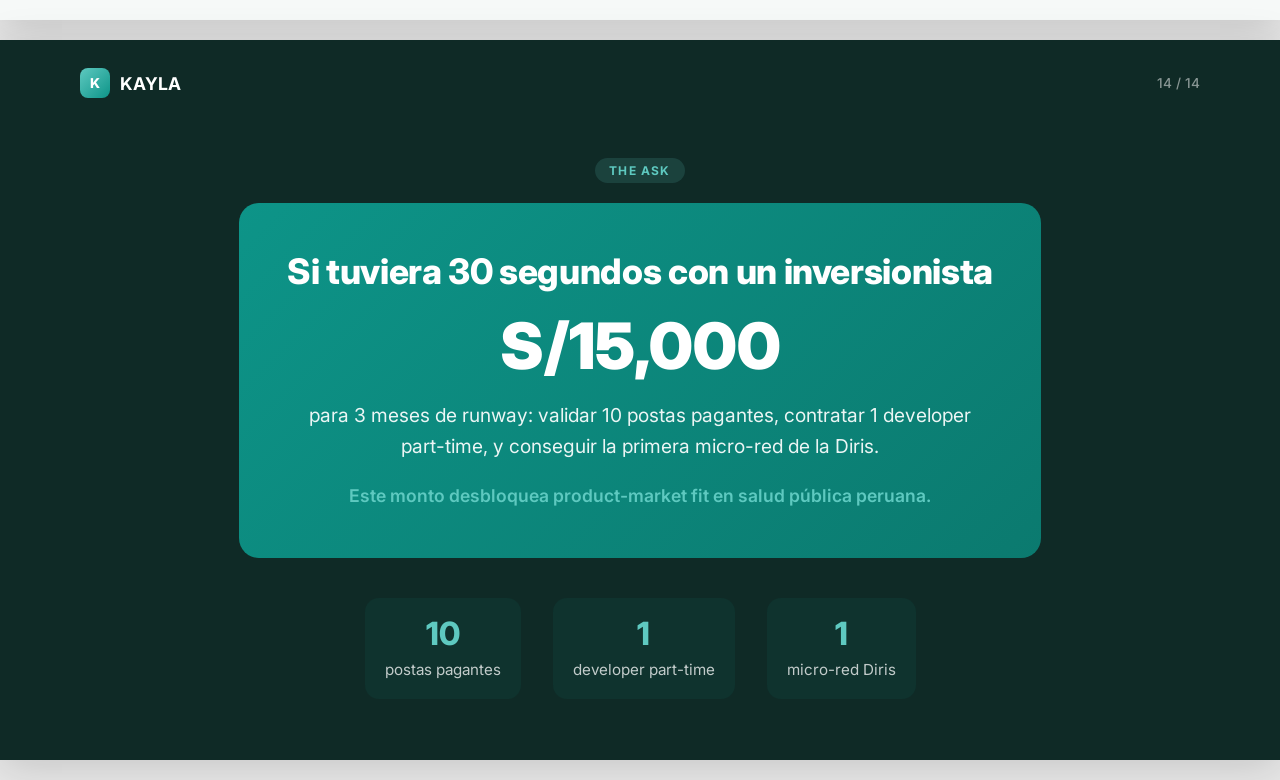
<file: docs/pitch.html>
<!DOCTYPE html>
<html lang="es">
<head>
<meta charset="UTF-8">
<meta name="viewport" content="width=device-width, initial-scale=1.0">
<title>KAYLA — Pitch Deck</title>
<link rel="preconnect" href="https://fonts.googleapis.com">
<link rel="preconnect" href="https://fonts.gstatic.com" crossorigin>
<link href="https://fonts.googleapis.com/css2?family=Inter:wght@400;500;600;700;800;900&display=swap" rel="stylesheet">
<style>
  :root {
    --teal: #0d9488;
    --teal-dark: #0b7a6f;
    --teal-light: #5ec9c0;
    --teal-soft: #d6f5f0;
    --accent: #e8743b;
    --accent-dark: #cf5f2a;
    --bg: #ffffff;
    --bg-soft: #f6f9f8;
    --bg-dark: #0f2a26;
    --text: #0f2a26;
    --text-soft: #4b6360;
    --muted: #7a8a87;
    --border: #d9e4e1;
  }

  * { box-sizing: border-box; margin: 0; padding: 0; }

  body {
    font-family: 'Inter', -apple-system, sans-serif;
    color: var(--text);
    background: #e8e8e8;
  }

  .slide {
    width: 1280px;
    height: 720px;
    position: relative;
    overflow: hidden;
    background: var(--bg);
    margin: 20px auto;
    box-shadow: 0 8px 40px rgba(0,0,0,0.15);
    display: flex;
    flex-direction: column;
  }

  .slide-dark { background: var(--bg-dark); color: #fff; }
  .slide-soft { background: var(--bg-soft); }

  .slide-content {
    flex: 1;
    padding: 60px 80px;
    display: flex;
    flex-direction: column;
    justify-content: center;
  }

  .slide-header {
    padding: 28px 80px 0;
    display: flex;
    justify-content: space-between;
    align-items: center;
  }

  .slide-brand {
    display: flex;
    align-items: center;
    gap: 10px;
    font-weight: 700;
    font-size: 1.1rem;
  }

  .brand-mark {
    width: 30px;
    height: 30px;
    border-radius: 8px;
    background: linear-gradient(135deg, var(--teal), var(--teal-light));
    display: grid;
    place-items: center;
    color: #fff;
    font-weight: 800;
    font-size: 0.85rem;
  }

  .slide-dark .brand-mark { background: linear-gradient(135deg, var(--teal-light), var(--teal)); }

  .slide-number {
    font-size: 0.85rem;
    color: var(--muted);
    font-weight: 500;
  }

  .slide-dark .slide-number { color: rgba(255,255,255,0.5); }

  .slide-footer {
    padding: 0 80px 24px;
    display: flex;
    justify-content: space-between;
    align-items: center;
    font-size: 0.8rem;
    color: var(--muted);
  }

  .slide-dark .slide-footer { color: rgba(255,255,255,0.4); }

  .eyebrow {
    display: inline-block;
    font-size: 0.75rem;
    font-weight: 700;
    letter-spacing: 0.1em;
    text-transform: uppercase;
    color: var(--teal);
    background: var(--teal-soft);
    padding: 5px 14px;
    border-radius: 999px;
    margin-bottom: 20px;
  }

  .slide-dark .eyebrow {
    color: var(--teal-light);
    background: rgba(94, 201, 192, 0.15);
  }

  h1 {
    font-size: 3.2rem;
    font-weight: 800;
    line-height: 1.1;
    letter-spacing: -0.02em;
    margin-bottom: 24px;
  }

  h2 {
    font-size: 2.6rem;
    font-weight: 800;
    line-height: 1.15;
    letter-spacing: -0.01em;
    margin-bottom: 20px;
  }

  .slide-dark h1, .slide-dark h2 { color: #fff; }

  h3 {
    font-size: 1.3rem;
    font-weight: 700;
    margin-bottom: 10px;
  }

  p { line-height: 1.6; font-size: 1.15rem; }
  .slide-dark p { color: rgba(255,255,255,0.88); }

  .lead { font-size: 1.35rem; line-height: 1.5; color: var(--text-soft); }
  .slide-dark .lead { color: rgba(255,255,255,0.85); }

  .grid-2 { display: grid; grid-template-columns: 1fr 1fr; gap: 40px; }
  .grid-3 { display: grid; grid-template-columns: repeat(3, 1fr); gap: 28px; }
  .grid-4 { display: grid; grid-template-columns: repeat(4, 1fr); gap: 20px; }

  .card {
    background: #fff;
    border: 1px solid var(--border);
    border-radius: 14px;
    padding: 28px;
  }

  .slide-soft .card { box-shadow: 0 2px 12px rgba(15,42,38,0.06); }

  .card h3 { color: var(--teal-dark); margin-bottom: 8px; }
  .card p { font-size: 1rem; color: var(--text-soft); margin: 0; }

  .stat {
    text-align: center;
    padding: 20px;
    background: rgba(13,148,136,0.08);
    border-radius: 14px;
  }

  .stat-value {
    font-size: 3rem;
    font-weight: 800;
    color: var(--teal);
    line-height: 1;
    margin-bottom: 10px;
  }

  .stat-label {
    font-size: 0.95rem;
    color: var(--text-soft);
  }

  .stat-dark .stat-value { color: var(--teal-light); }
  .stat-dark .stat-label { color: rgba(255,255,255,0.75); }

  .pill {
    display: inline-block;
    padding: 6px 16px;
    border-radius: 999px;
    font-size: 0.85rem;
    font-weight: 600;
    background: var(--teal);
    color: #fff;
    margin-right: 8px;
  }

  table {
    width: 100%;
    border-collapse: collapse;
    font-size: 1rem;
  }

  th, td {
    text-align: left;
    padding: 14px 18px;
    border-bottom: 1px solid var(--border);
  }

  th {
    background: var(--bg-soft);
    font-weight: 700;
    color: var(--text);
    font-size: 0.9rem;
    text-transform: uppercase;
    letter-spacing: 0.04em;
  }

  .col-highlight {
    background: rgba(13,148,136,0.08);
    font-weight: 600;
    color: var(--teal-dark);
  }

  .check-list {
    list-style: none;
    display: grid;
    gap: 14px;
  }

  .check-list li {
    display: flex;
    gap: 12px;
    align-items: flex-start;
    font-size: 1.1rem;
    color: var(--text-soft);
  }

  .check-list li::before {
    content: "✓";
    color: var(--teal);
    font-weight: 800;
    font-size: 1.2rem;
    flex-shrink: 0;
  }

  .quote {
    font-size: 1.5rem;
    font-style: italic;
    line-height: 1.5;
    color: var(--text);
    border-left: 4px solid var(--accent);
    padding-left: 28px;
    margin: 20px 0;
  }

  .demo-urls {
    background: var(--bg-dark);
    border-radius: 14px;
    padding: 24px 32px;
    color: #fff;
  }

  .demo-urls a {
    color: var(--teal-light);
    font-family: monospace;
    font-size: 1rem;
  }

  .insight-box {
    background: rgba(232,116,59,0.1);
    border: 1.5px solid var(--accent);
    border-radius: 14px;
    padding: 28px 32px;
    margin-top: 20px;
  }

  .insight-box h3 {
    color: var(--accent-dark);
    margin-bottom: 8px;
  }

  .insight-box p { color: var(--text); margin: 0; font-size: 1.1rem; }

  .arch-img {
    background: var(--bg-dark);
    border-radius: 14px;
    padding: 20px;
    display: flex;
    justify-content: center;
  }

  .arch-img img, .arch-img svg { width: 100%; height: auto; border-radius: 8px; }

  .pricing-mini {
    display: grid;
    grid-template-columns: repeat(3, 1fr);
    gap: 18px;
  }

  .plan-mini {
    background: #fff;
    border: 1px solid var(--border);
    border-radius: 12px;
    padding: 20px;
    text-align: center;
  }

  .plan-mini.featured {
    border: 2px solid var(--teal);
    box-shadow: 0 4px 20px rgba(13,148,136,0.15);
  }

  .plan-mini h3 { font-size: 1.1rem; color: var(--teal-dark); }
  .plan-mini .price { font-size: 1.8rem; font-weight: 800; margin: 8px 0; }
  .plan-mini .price-sub { font-size: 0.85rem; color: var(--muted); margin-bottom: 12px; }
  .plan-mini ul { list-style: none; text-align: left; font-size: 0.9rem; color: var(--text-soft); }
  .plan-mini ul li { padding: 4px 0; }

  .timeline {
    display: grid;
    grid-template-columns: repeat(3, 1fr);
    gap: 24px;
  }

  .timeline-item {
    position: relative;
    padding-left: 24px;
  }

  .timeline-item::before {
    content: "";
    position: absolute;
    left: 0;
    top: 6px;
    width: 12px;
    height: 12px;
    border-radius: 50%;
    background: var(--teal);
  }

  .timeline-item::after {
    content: "";
    position: absolute;
    left: 5px;
    top: 20px;
    width: 2px;
    height: calc(100% - 20px);
    background: var(--border);
  }

  .timeline-label {
    font-size: 0.85rem;
    font-weight: 700;
    color: var(--teal);
    text-transform: uppercase;
    letter-spacing: 0.05em;
    margin-bottom: 6px;
  }

  .timeline-item h3 { font-size: 1.1rem; margin-bottom: 6px; }
  .timeline-item p { font-size: 0.95rem; color: var(--text-soft); margin: 0; }

  .risk-grid {
    display: grid;
    grid-template-columns: repeat(3, 1fr);
    gap: 24px;
  }

  .risk-card {
    background: #fff;
    border: 1px solid var(--border);
    border-radius: 14px;
    padding: 24px;
    border-top: 4px solid var(--accent);
  }

  .risk-card .severity {
    display: inline-block;
    padding: 3px 12px;
    border-radius: 999px;
    font-size: 0.75rem;
    font-weight: 700;
    text-transform: uppercase;
    margin-bottom: 12px;
  }

  .severity-high { background: #fee2e2; color: #b91c1c; }
  .severity-med { background: #fef3c7; color: #b45309; }

  .risk-card h3 { font-size: 1.05rem; margin-bottom: 8px; }
  .risk-card p { font-size: 0.92rem; color: var(--text-soft); margin: 0; }

  .ask-box {
    background: linear-gradient(135deg, var(--teal), var(--teal-dark));
    color: #fff;
    border-radius: 20px;
    padding: 48px;
    text-align: center;
  }

  .ask-box h2 { color: #fff; font-size: 2.2rem; margin-bottom: 16px; }
  .ask-box .amount { font-size: 4rem; font-weight: 900; margin: 16px 0; }
  .ask-box p { font-size: 1.2rem; color: rgba(255,255,255,0.92); max-width: 700px; margin: 0 auto; }

  @media print {
    @page {
      size: 1280px 720px;
      margin: 0;
    }
    body { background: #fff; }
    .slide {
      margin: 0;
      box-shadow: none;
      page-break-after: always;
      break-after: page;
    }
  }

  @media screen and (max-width: 1340px) {
    body { background: #e8e8e8; }
    .slide { transform-origin: top center; }
  }
</style>
</head>
<body>

<!-- Slide 1: Title -->
<section class="slide slide-dark">
  <div class="slide-header">
    <div class="slide-brand"><span class="brand-mark">K</span><span>KAYLA</span></div>
    <div class="slide-number">1 / 14</div>
  </div>
  <div class="slide-content" style="justify-content:center; align-items:flex-start;">
    <span class="eyebrow">Salud pública · Perú · 2026</span>
    <h1 style="font-size:3.8rem; max-width:1000px;">Agentes de IA para recordatorios, reservas y confirmaciones de citas</h1>
    <p class="lead" style="font-size:1.5rem; max-width:820px; margin-top:12px;">
      Plataforma de agentes de IA que automatizan recordatorios, reservas y confirmaciones
      de citas para postas de salud y clínicas privadas, empezando con Telegram y avanzando
      hacia llamadas de voz con IA.
    </p>
    <div style="display:flex; gap:16px; margin-top:36px;">
      <span class="pill">MVP funcional</span>
      <span class="pill" style="background:var(--accent);">Solo Founder</span>
    </div>
  </div>
  <div class="slide-footer">
    <span>kayla2026.streamlit.app</span>
    <span>Axel Aaron Ccasani Huachua</span>
  </div>
</section>

<!-- Slide 2: Founder -->
<section class="slide">
  <div class="slide-header">
    <div class="slide-brand"><span class="brand-mark">K</span><span>KAYLA</span></div>
    <div class="slide-number">2 / 14</div>
  </div>
  <div class="slide-content">
    <span class="eyebrow">Founder</span>
    <h2>Solo Founder con conexión directa al sector</h2>
    <div class="grid-2" style="margin-top:24px;">
      <div>
        <h3 style="font-size:1.5rem; margin-bottom:14px;">Axel Aaron Ccasani Huachua</h3>
        <p style="margin-bottom:16px;">
          Estudiante de Economía en la Universidad del Pacífico. Construye KAYLA como
          solo founder usando agentes de IA como co-founder de ingeniería.
        </p>
        <p style="color:var(--text-soft);">
          <strong>Founder-market fit:</strong> hermano es médico de posta del MINSA en Lima.
          Acceso directo al problema, a los usuarios y a las métricas reales de la Diris.
        </p>
      </div>
      <div class="card">
        <h3>Cómo cubro los roles con IA</h3>
        <ul class="check-list" style="margin-top:14px;">
          <li><strong>Ingeniería:</strong> Claude Code como co-founder de ingeniería</li>
          <li><strong>Producto:</strong> validación con hermano (médico de posta) + médicos reales</li>
          <li><strong>Ops:</strong> GitHub Actions y Streamlit Cloud automatizan</li>
          <li><strong>Datos:</strong> Google Sheets + Python + Streamlit</li>
        </ul>
      </div>
    </div>
  </div>
  <div class="slide-footer">
    <span>Founder-market fit: acceso a postas del MINSA</span>
    <span>KAYLA · 2026</span>
  </div>
</section>

<!-- Slide 3: Problema -->
<section class="slide slide-soft">
  <div class="slide-header">
    <div class="slide-brand"><span class="brand-mark">K</span><span>KAYLA</span></div>
    <div class="slide-number">3 / 14</div>
  </div>
  <div class="slide-content">
    <span class="eyebrow">El problema</span>
    <h2>El 40% de pacientes crónicos no se adhiere al tratamiento</h2>
    <p class="lead" style="max-width:900px; margin-bottom:36px;">
      Médicos y enfermeras de postas de primer nivel del MINSA gestionan
      pacientes crónicos con Excel y llamadas manuales. Si no cumplen las métricas de la
      Diris/Diresa, la posta pierde recursos.
    </p>
    <div class="grid-3">
      <div class="stat">
        <div class="stat-value">39.7%</div>
        <div class="stat-label">de hipertensos peruanos no se adhiere al tratamiento (ENDES 2022)</div>
      </div>
      <div class="stat">
        <div class="stat-value">8,452</div>
        <div class="stat-label">establecimientos de primer nivel en Perú, 95% con capacidad inadecuada</div>
      </div>
      <div class="stat">
        <div class="stat-value">58.5%</div>
        <div class="stat-label">de la carga de enfermedad en Perú son enfermedades no transmisibles</div>
      </div>
    </div>
    <div class="quote" style="margin-top:36px;">
      "Si me llegara un mensaje cada mañana con los pacientes que debo llamar, me ahorraría una hora."
    </div>
    <p style="color:var(--muted); font-size:0.95rem; margin-top:8px;">
      — Médico de posta, Lima (hermano del founder, validación de campo)
    </p>
    <p style="color:var(--muted); font-size:0.85rem; margin-top:12px;">
      Fuentes: ENDES 2022 (adherencia terapéutica), MINSA OGE 2017 (prevalencia), VA Consultores 2024 (establecimientos)
    </p>
  </div>
  <div class="slide-footer">
    <span>El dolor es real y medible</span>
    <span>KAYLA · 2026</span>
  </div>
</section>

<!-- Slide 4: Solución & Insight -->
<section class="slide">
  <div class="slide-header">
    <div class="slide-brand"><span class="brand-mark">K</span><span>KAYLA</span></div>
    <div class="slide-number">4 / 14</div>
  </div>
  <div class="slide-content">
    <span class="eyebrow">Solución & insight</span>
    <h2>Funciona con lo que las postas ya usan</h2>
    <div class="grid-2" style="margin-top:20px;">
      <div>
        <h3 style="margin-bottom:16px;">Qué construimos</h3>
        <ul class="check-list">
          <li>Lee la base de pacientes desde <strong>Google Sheets</strong></li>
          <li>Identifica quién tiene recojo/control en los próximos 2 días</li>
          <li>Envía recordatorios por <strong>Telegram</strong> al médico a cargo</li>
          <li>Dashboard web (<strong>Streamlit</strong>) con estado de todos los pacientes</li>
          <li>Scheduler automático con <strong>GitHub Actions</strong> cada mañana</li>
        </ul>
      </div>
      <div>
        <div class="insight-box">
          <h3>Insight no obvio</h3>
          <p>
            No es un problema de "falta de tecnología en salud". Hay muchos sistemas caros.
            Es un problema de <strong>herramientas que no llegan al primer nivel</strong>.
            Las postas no tienen presupuesto, pero sí tienen Google Sheets y Telegram.
            El sistema debe funcionar con lo que ya usan.
          </p>
        </div>
        <div style="margin-top:20px; padding:20px; background:var(--bg-soft); border-radius:12px;">
          <p style="font-size:1rem; margin:0;">
            <strong>No compite con los HIS del MINSA:</strong> cubre el primer nivel que
            ellos ignoran, con herramientas que el personal ya conoce.
          </p>
        </div>
      </div>
    </div>
  </div>
  <div class="slide-footer">
    <span>Cero curva de aprendizaje · cero costo de infraestructura</span>
    <span>KAYLA · 2026</span>
  </div>
</section>

<!-- Slide 5: Why now -->
<section class="slide slide-dark">
  <div class="slide-header">
    <div class="slide-brand"><span class="brand-mark">K</span><span>KAYLA</span></div>
    <div class="slide-number">5 / 14</div>
  </div>
  <div class="slide-content">
    <span class="eyebrow">Why now?</span>
    <h2>Por qué esto es posible hoy y no hace 3 años</h2>
    <div class="grid-2" style="margin-top:28px;">
      <div class="card" style="background:rgba(255,255,255,0.06); border-color:rgba(255,255,255,0.12);">
        <h3 style="color:var(--teal-light);">IA y agentes de código</h3>
        <p style="color:rgba(255,255,255,0.8);">LLMs y agentes como Claude Code permiten construir sistemas completos en días, no meses. Un solo founder puede hacer el trabajo de un equipo.</p>
      </div>
      <div class="card" style="background:rgba(255,255,255,0.06); border-color:rgba(255,255,255,0.12);">
        <h3 style="color:var(--teal-light);">Telegram Bot API madura y gratis</h3>
        <p style="color:rgba(255,255,255,0.8);">Mensajería robusta sin costo por mensaje. Hace 3 años requería integración técnica compleja; hoy es un token y 20 líneas de Python.</p>
      </div>
      <div class="card" style="background:rgba(255,255,255,0.06); border-color:rgba(255,255,255,0.12);">
        <h3 style="color:var(--teal-light);">Google Sheets es universal</h3>
        <p style="color:rgba(255,255,255,0.8);">Las postas ya usan Excel/Sheets. La API de Google permite leer y escribir sin instalar nada. Cero curva de aprendizaje.</p>
      </div>
      <div class="card" style="background:rgba(255,255,255,0.06); border-color:rgba(255,255,255,0.12);">
        <h3 style="color:var(--teal-light);">MINSA intensificó métricas</h3>
        <p style="color:rgba(255,255,255,0.8);">Post-pandemia, el MINSA exige mayor control de enfermedades crónicas. Las postas que no cumplen pierden recursos. La urgencia aumentó.</p>
      </div>
    </div>
  </div>
  <div class="slide-footer">
    <span>La confluencia de IA + APIs gratis + presión regulatoria</span>
    <span>KAYLA · 2026</span>
  </div>
</section>

<!-- Slide 6: Mercado -->
<section class="slide slide-soft">
  <div class="slide-header">
    <div class="slide-brand"><span class="brand-mark">K</span><span>KAYLA</span></div>
    <div class="slide-number">6 / 14</div>
  </div>
  <div class="slide-content">
    <span class="eyebrow">Mercado</span>
    <h2>TAM / SAM / SOM</h2>
    <div class="grid-3" style="margin-top:32px;">
      <div class="card" style="border-top:4px solid var(--teal-light);">
        <h3 style="color:var(--teal);">TAM</h3>
        <div style="font-size:2.4rem; font-weight:800; color:var(--text); margin:8px 0;">~3M</div>
        <p>peruanos hipertensos (18.6% de prevalencia). Mercado potencial de usuarios.</p>
        <p style="font-size:0.85rem; color:var(--muted); margin-top:8px;">Fuente: MINSA OGE 2017</p>
      </div>
      <div class="card" style="border-top:4px solid var(--teal);">
        <h3 style="color:var(--teal);">SAM</h3>
        <div style="font-size:2.4rem; font-weight:800; color:var(--text); margin:8px 0;">8,452</div>
        <p>establecimientos de primer nivel en Perú (I-1 a I-4).</p>
        <p style="font-size:0.85rem; color:var(--muted); margin-top:8px;">Fuente: VA Consultores 2024</p>
      </div>
      <div class="card" style="border-top:4px solid var(--accent); box-shadow:0 4px 20px rgba(232,116,59,0.15);">
        <h3 style="color:var(--accent-dark);">SOM</h3>
        <div style="font-size:2.4rem; font-weight:800; color:var(--text); margin:8px 0;">50</div>
        <p>postas en 12 meses. Meta realista como solo founder.</p>
        <p style="font-size:0.85rem; color:var(--muted); margin-top:8px;">1 micro-red Diris</p>
      </div>
    </div>
    <div style="margin-top:32px; padding:24px; background:#fff; border-radius:12px; border:1px solid var(--border);">
      <p style="margin:0; font-size:1.05rem;">
        <strong>Ingreso potencial (SOM × Pro):</strong> 50 postas × S/49/mes = <strong>S/2,450 MRR</strong>
        → <strong>S/29,400 ARR</strong>. Escalable a S/199/mes con plan Micro-red.
      </p>
    </div>
  </div>
  <div class="slide-footer">
    <span>Mercado grande, segmento enfocado, meta alcanzable</span>
    <span>KAYLA · 2026</span>
  </div>
</section>

<!-- Slide 7: Competencia y moat -->
<section class="slide">
  <div class="slide-header">
    <div class="slide-brand"><span class="brand-mark">K</span><span>KAYLA</span></div>
    <div class="slide-number">7 / 14</div>
  </div>
  <div class="slide-content">
    <span class="eyebrow">Competencia y moat</span>
    <h2>No compite con sistemas caros: cubre el primer nivel</h2>
    <table style="margin-top:20px;">
      <thead>
        <tr>
          <th>Alternativa</th>
          <th>Pros</th>
          <th>Contras vs. KAYLA</th>
        </tr>
      </thead>
      <tbody>
        <tr>
          <td>Excel + llamadas manuales</td>
          <td>Gratis, ya lo conocen</td>
          <td>Pierde ~40% de pacientes, consume horas, sin métricas</td>
        </tr>
        <tr>
          <td>Sistemas HIS del MINSA</td>
          <td>Oficial, integrado</td>
          <td>No llegan a postas pequeñas, interfaz compleja, requiere capacitación</td>
        </tr>
        <tr>
          <td>SMS masivo (Infobip, Twilio)</td>
          <td>Escalable</td>
          <td>Costo por mensaje, requiere integración, no hay seguimiento</td>
        </tr>
        <tr>
          <td>Apps de citas (Doctoralia)</td>
          <td>Para clínicas privadas</td>
          <td>Costo alto, no adaptado a salud pública, no maneja recojo de medicamentos</td>
        </tr>
        <tr>
          <td class="col-highlight">KAYLA</td>
          <td class="col-highlight">Gratis, Sheets + Telegram, dashboard + scheduler</td>
          <td class="col-highlight">—</td>
        </tr>
      </tbody>
    </table>
    <div class="grid-3" style="margin-top:24px;">
      <div class="card" style="text-align:center; padding:18px;">
        <h3 style="font-size:1rem;">Datos propios</h3>
        <p style="font-size:0.9rem;">Historial de asistencia por paciente, posta y enfermedad → predicción de abandono</p>
      </div>
      <div class="card" style="text-align:center; padding:18px;">
        <h3 style="font-size:1rem;">Relaciones</h3>
        <p style="font-size:0.9rem;">Founder conectado al sector. Red de contactos con médicos del MINSA</p>
      </div>
      <div class="card" style="text-align:center; padding:18px;">
        <h3 style="font-size:1rem;">Workflow integrado</h3>
        <p style="font-size:0.9rem;">No es "envía un mensaje": leer Excel, identificar riesgo, notificar, confirmar, reportar</p>
      </div>
    </div>
  </div>
  <div class="slide-footer">
    <span>Moat: datos + relaciones + workflow</span>
    <span>KAYLA · 2026</span>
  </div>
</section>

<!-- Slide 8: Producto y arquitectura -->
<section class="slide slide-soft">
  <div class="slide-header">
    <div class="slide-brand"><span class="brand-mark">K</span><span>KAYLA</span></div>
    <div class="slide-number">8 / 14</div>
  </div>
  <div class="slide-content" style="padding:48px 80px;">
    <span class="eyebrow">Producto — demo y arquitectura</span>
    <h2 style="font-size:2rem;">Del Google Form al mensaje de Telegram</h2>
    <div class="arch-img" style="margin-top:16px;">
      <img src="architecture.svg" alt="Diagrama de arquitectura de KAYLA" style="max-height:340px; width:auto;">
    </div>
    <div class="grid-3" style="margin-top:20px;">
      <div class="demo-urls" style="padding:16px 20px;">
        <p style="font-size:0.85rem; margin-bottom:6px; color:rgba(255,255,255,0.7);">Landing + pricing</p>
        <p style="font-size:0.95rem; margin:0; font-family:monospace; color:var(--teal-light);">aaccasanih-wq.github.io/KAYLA</p>
      </div>
      <div class="demo-urls" style="padding:16px 20px;">
        <p style="font-size:0.85rem; margin-bottom:6px; color:rgba(255,255,255,0.7);">Dashboard Streamlit</p>
        <p style="font-size:0.95rem; margin:0; font-family:monospace; color:var(--teal-light);">kayla2026.streamlit.app</p>
      </div>
      <div class="demo-urls" style="padding:16px 20px;">
        <p style="font-size:0.85rem; margin-bottom:6px; color:rgba(255,255,255,0.7);">Repositorio</p>
        <p style="font-size:0.95rem; margin:0; font-family:monospace; color:var(--teal-light);">github.com/aaccasanih-wq/KAYLA</p>
      </div>
    </div>
  </div>
  <div class="slide-footer">
    <span>Stack: Python, gspread, Telegram API, Streamlit, GitHub Actions</span>
    <span>KAYLA · 2026</span>
  </div>
</section>

<!-- Slide 9: Modelo de negocio -->
<section class="slide">
  <div class="slide-header">
    <div class="slide-brand"><span class="brand-mark">K</span><span>KAYLA</span></div>
    <div class="slide-number">9 / 14</div>
  </div>
  <div class="slide-content">
    <span class="eyebrow">Modelo de negocio y pricing</span>
    <h2>Freemium B2B ligero</h2>
    <p class="lead" style="max-width:880px; margin-bottom:32px;">
      No vendemos al Estado directamente. Vendemos a profesionales de salud y operadores
      de micro-redes (médicos, ONG, gestores de varias sedes) que luego presionan hacia
      arriba. Costo variable por usuario: ~S/0.
    </p>
    <div class="pricing-mini">
      <div class="plan-mini">
        <h3>Gratis</h3>
        <div class="price">S/0</div>
        <div class="price-sub">/mes · 1 sola sede</div>
        <ul>
          <li>1 posta</li>
          <li>50 pacientes</li>
          <li>Recordatorios Telegram</li>
          <li>Google Sheets</li>
        </ul>
      </div>
      <div class="plan-mini featured">
        <h3>Pro</h3>
        <div class="price">S/49</div>
        <div class="price-sub">/mes · multi-sede</div>
        <ul>
          <li>3 postas</li>
          <li>500 pacientes</li>
          <li>Dashboard métricas</li>
          <li>Reporte Diris</li>
        </ul>
      </div>
      <div class="plan-mini">
        <h3>Micro-red</h3>
        <div class="price">S/199</div>
        <div class="price-sub">/mes · operador</div>
        <ul>
          <li>10 postas</li>
          <li>Pacientes ilimitados</li>
          <li>Admin centralizado</li>
          <li>Onboarding</li>
        </ul>
      </div>
    </div>
    <div style="margin-top:28px; display:flex; gap:24px;">
      <div class="stat" style="text-align:left; padding:16px 24px;">
        <div style="font-size:1.6rem; font-weight:800; color:var(--teal);">~100%</div>
        <div class="stat-label">margen de contribución</div>
      </div>
      <div class="stat" style="text-align:left; padding:16px 24px;">
        <div style="font-size:1.6rem; font-weight:800; color:var(--teal);">S/0</div>
        <div class="stat-label">costo variable por usuario</div>
      </div>
      <div class="stat" style="text-align:left; padding:16px 24px;">
        <div style="font-size:1.6rem; font-weight:800; color:var(--teal);">S/29k</div>
        <div class="stat-label">ARR potencial con 50 postas Pro</div>
      </div>
    </div>
  </div>
  <div class="slide-footer">
    <span>Telegram, Sheets y GitHub Actions son gratuitos</span>
    <span>KAYLA · 2026</span>
  </div>
</section>

<!-- Slide 10: GTM -->
<section class="slide slide-dark">
  <div class="slide-header">
    <div class="slide-brand"><span class="brand-mark">K</span><span>KAYLA</span></div>
    <div class="slide-number">10 / 14</div>
  </div>
  <div class="slide-content">
    <span class="eyebrow">Go-to-market</span>
    <h2>De 10 postas a 1,000</h2>
    <div style="margin-top:36px;">
      <div style="display:grid; grid-template-columns:200px 1fr; gap:32px; margin-bottom:28px; align-items:start;">
        <div>
          <div style="font-size:2.8rem; font-weight:800; color:var(--teal-light);">10</div>
          <div style="color:rgba(255,255,255,0.7); font-size:0.9rem;">Primeros usuarios</div>
        </div>
        <div style="padding-top:12px;">
          <p style="color:rgba(255,255,255,0.9); margin:0;">
            Founder + hermano contactan colegas de postas en Lima. <strong>Uso gratuito</strong>
            a cambio de feedback. Validación directa del producto con usuarios reales.
          </p>
        </div>
      </div>
      <div style="display:grid; grid-template-columns:200px 1fr; gap:32px; margin-bottom:28px; align-items:start; border-top:1px solid rgba(255,255,255,0.12); padding-top:28px;">
        <div>
          <div style="font-size:2.8rem; font-weight:800; color:var(--teal-light);">100</div>
          <div style="color:rgba(255,255,255,0.7); font-size:0.9rem;">Crecimiento orgánico</div>
        </div>
        <div style="padding-top:12px;">
          <p style="color:rgba(255,255,255,0.9); margin:0;">
            Grupos de Facebook de médicos del MINSA, foros de salud pública, WhatsApp groups
            de médicos. <strong>Referrals</strong> de los primeros 10 usuarios.
          </p>
        </div>
      </div>
      <div style="display:grid; grid-template-columns:200px 1fr; gap:32px; align-items:start; border-top:1px solid rgba(255,255,255,0.12); padding-top:28px;">
        <div>
          <div style="font-size:2.8rem; font-weight:800; color:var(--accent);">1,000</div>
          <div style="color:rgba(255,255,255,0.7); font-size:0.9rem;">Escala institucional</div>
        </div>
        <div style="padding-top:12px;">
          <p style="color:rgba(255,255,255,0.9); margin:0;">
            Convenio con ONG de salud (ej. Partners In Health Perú) o municipalidad distrital
            con fondos de innovación. <strong>Primer contrato institucional</strong>.
          </p>
        </div>
      </div>
    </div>
  </div>
  <div class="slide-footer">
    <span>B2B ligero: profesionales primero, instituciones después</span>
    <span>KAYLA · 2026</span>
  </div>
</section>

<!-- Slide 11: Tracción -->
<section class="slide slide-soft">
  <div class="slide-header">
    <div class="slide-brand"><span class="brand-mark">K</span><span>KAYLA</span></div>
    <div class="slide-number">11 / 14</div>
  </div>
  <div class="slide-content">
    <span class="eyebrow">Tracción / señales tempranas</span>
    <h2>Validación con usuarios reales</h2>
    <div class="grid-3" style="margin-top:32px;">
      <div class="card" style="text-align:center; border-top:4px solid var(--teal);">
        <div style="font-size:2.4rem; font-weight:800; color:var(--teal);">1</div>
        <h3 style="font-size:1rem;">Posta en pilotaje</h3>
        <p>Hermano del founder. Sistema funcionando con pacientes reales.</p>
      </div>
      <div class="card" style="text-align:center; border-top:4px solid var(--teal);">
        <div style="font-size:2.4rem; font-weight:800; color:var(--teal);">3</div>
        <h3 style="font-size:1rem;">En lista de espera</h3>
        <p>Médicos esperando prueba del sistema en sus postas.</p>
      </div>
      <div class="card" style="text-align:center; border-top:4px solid var(--accent);">
        <div style="font-size:2.4rem; font-weight:800; color:var(--accent);">3</div>
        <h3 style="font-size:1rem;">Entrevistas</h3>
        <p>Conversaciones documentadas con personal de salud sobre el problema.</p>
      </div>
    </div>
    <div class="quote" style="margin-top:32px;">
      "Si me llegara un mensaje cada mañana con los pacientes que debo llamar, me ahorraría una hora."
    </div>
    <p style="color:var(--muted); font-size:0.95rem; margin-top:8px;">
      — Médico de posta, Lima (entrevista de validación, ver docs/research/)
    </p>
  </div>
  <div class="slide-footer">
    <span>1 posta activa + 3 en espera + 3 entrevistas</span>
    <span>KAYLA · 2026</span>
  </div>
</section>

<!-- Slide 12: Roadmap -->
<section class="slide">
  <div class="slide-header">
    <div class="slide-brand"><span class="brand-mark">K</span><span>KAYLA</span></div>
    <div class="slide-number">12 / 14</div>
  </div>
  <div class="slide-content">
    <span class="eyebrow">Roadmap</span>
    <h2>Plan a 3, 6 y 12 meses</h2>
    <div class="timeline" style="margin-top:36px;">
      <div class="timeline-item">
        <div class="timeline-label">3 meses</div>
        <h3>Product-market fit</h3>
        <p>3 postas activas, sistema estable con Telegram, primeros usuarios pagando en plan Pro. Validación de willingness to pay.</p>
      </div>
      <div class="timeline-item">
        <div class="timeline-label">6 meses</div>
        <h3>Escalabilidad</h3>
        <p>10 postas, agentes de voz con IA que llaman directamente a los pacientes, dashboard con predicción de abandono usando datos propios.</p>
      </div>
      <div class="timeline-item">
        <div class="timeline-label">12 meses</div>
        <h3>Micro-red + clínicas</h3>
        <p>50 postas (1 micro-red), expansión a clínicas privadas con agentes de IA de voz para reservas y confirmaciones de citas, plataforma de métricas y reportes, primer convenio institucional (ONG o municipalidad).</p>
      </div>
    </div>
    <div style="margin-top:36px; padding:24px; background:var(--bg-soft); border-radius:14px;">
      <p style="margin:0; font-size:1.05rem;">
        <strong>Métrica norte:</strong> postas activas pagando plan Pro. Meta 12 meses:
        <strong>50 postas × S/49 = S/2,450 MRR</strong>.
      </p>
    </div>
  </div>
  <div class="slide-footer">
    <span>De validación a escala institucional</span>
    <span>KAYLA · 2026</span>
  </div>
</section>

<!-- Slide 13: Riesgos -->
<section class="slide slide-soft">
  <div class="slide-header">
    <div class="slide-brand"><span class="brand-mark">K</span><span>KAYLA</span></div>
    <div class="slide-number">13 / 14</div>
  </div>
  <div class="slide-content">
    <span class="eyebrow">Riesgos y mitigación</span>
    <h2>Los tres riesgos más serios</h2>
    <div class="risk-grid" style="margin-top:32px;">
      <div class="risk-card">
        <span class="severity severity-high">Alto</span>
        <h3>Ciclos lentos de venta al Estado</h3>
        <p><strong>Mitigación:</strong> no vender al Estado directamente. Vender B2B ligero a profesionales individuales primero. El Estado llega después, empujado por los profesionales.</p>
      </div>
      <div class="risk-card">
        <span class="severity severity-med">Medio</span>
        <h3>Pacientes sin Telegram/WhatsApp</h3>
        <p><strong>Mitigación:</strong> notificar al médico por Telegram para que llame manualmente. Generar lista de impresión para pacientes sin contacto digital.</p>
      </div>
      <div class="risk-card">
        <span class="severity severity-med">Medio</span>
        <h3>Solo founder / capacidad</h3>
        <p><strong>Mitigación:</strong> agentes de IA (Claude Code) como co-founder de ingeniería. MVP mínimo y enfocado. GitHub Actions y Streamlit Cloud automatizan la operación.</p>
      </div>
    </div>
  </div>
  <div class="slide-footer">
    <span>Cada riesgo tiene mitigación concreta</span>
    <span>KAYLA · 2026</span>
  </div>
</section>

<!-- Slide 14: The ask -->
<section class="slide slide-dark">
  <div class="slide-header">
    <div class="slide-brand"><span class="brand-mark">K</span><span>KAYLA</span></div>
    <div class="slide-number">14 / 14</div>
  </div>
  <div class="slide-content" style="justify-content:center; align-items:center; text-align:center;">
    <span class="eyebrow">The ask</span>
    <div class="ask-box" style="max-width:880px;">
      <h2>Si tuviera 30 segundos con un inversionista</h2>
      <div class="amount">S/15,000</div>
      <p>para 3 meses de runway: validar 10 postas pagantes, contratar 1 developer part-time,
      y conseguir la primera micro-red de la Diris.</p>
      <p style="margin-top:20px; font-size:1.1rem; color:var(--teal-light); font-weight:600;">
        Este monto desbloquea product-market fit en salud pública peruana.
      </p>
    </div>
    <div style="margin-top:40px; display:flex; gap:32px;">
      <div class="stat stat-dark">
        <div class="stat-value" style="font-size:2rem;">10</div>
        <div class="stat-label">postas pagantes</div>
      </div>
      <div class="stat stat-dark">
        <div class="stat-value" style="font-size:2rem;">1</div>
        <div class="stat-label">developer part-time</div>
      </div>
      <div class="stat stat-dark">
        <div class="stat-value" style="font-size:2rem;">1</div>
        <div class="stat-label">micro-red Diris</div>
      </div>
    </div>
  </div>
  <div class="slide-footer">
    <span>kayla2026.streamlit.app · github.com/aaccasanih-wq/KAYLA</span>
    <span>Gracias</span>
  </div>
</section>

</body>
</html>
</file>
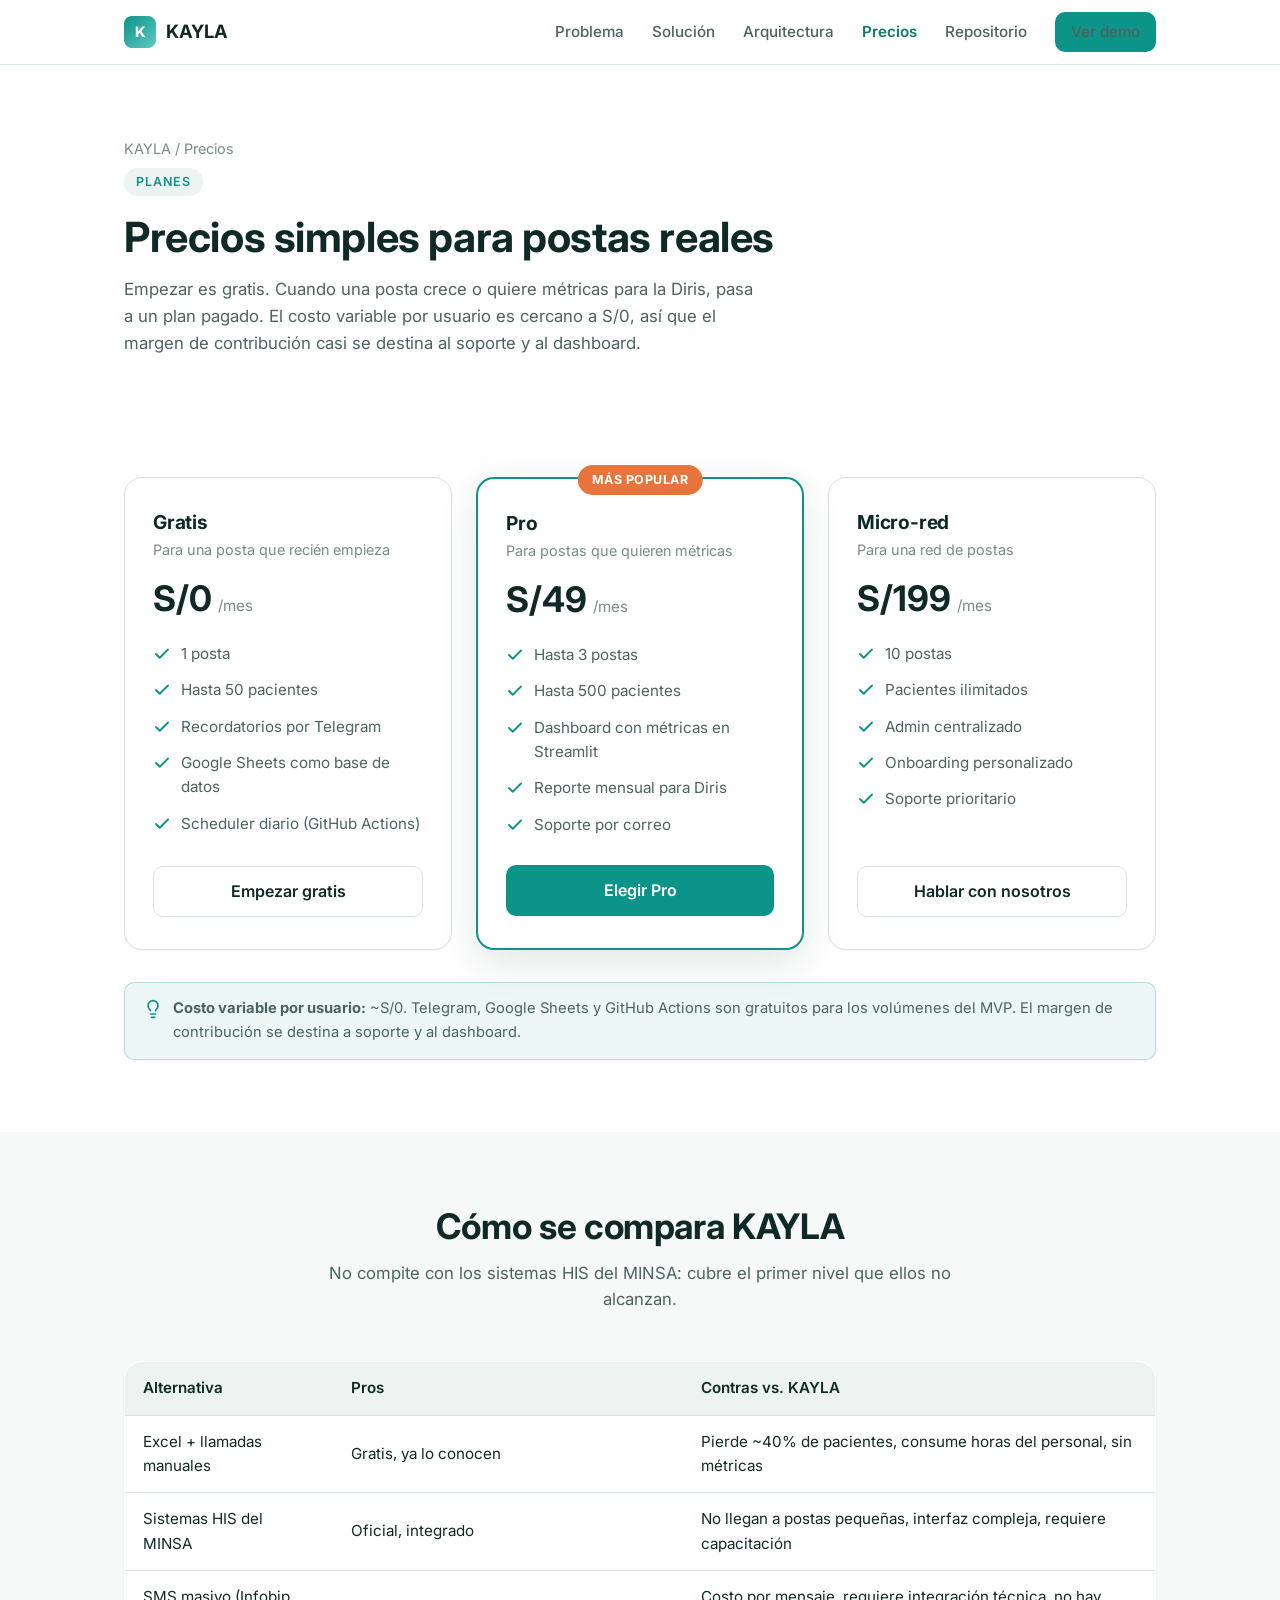
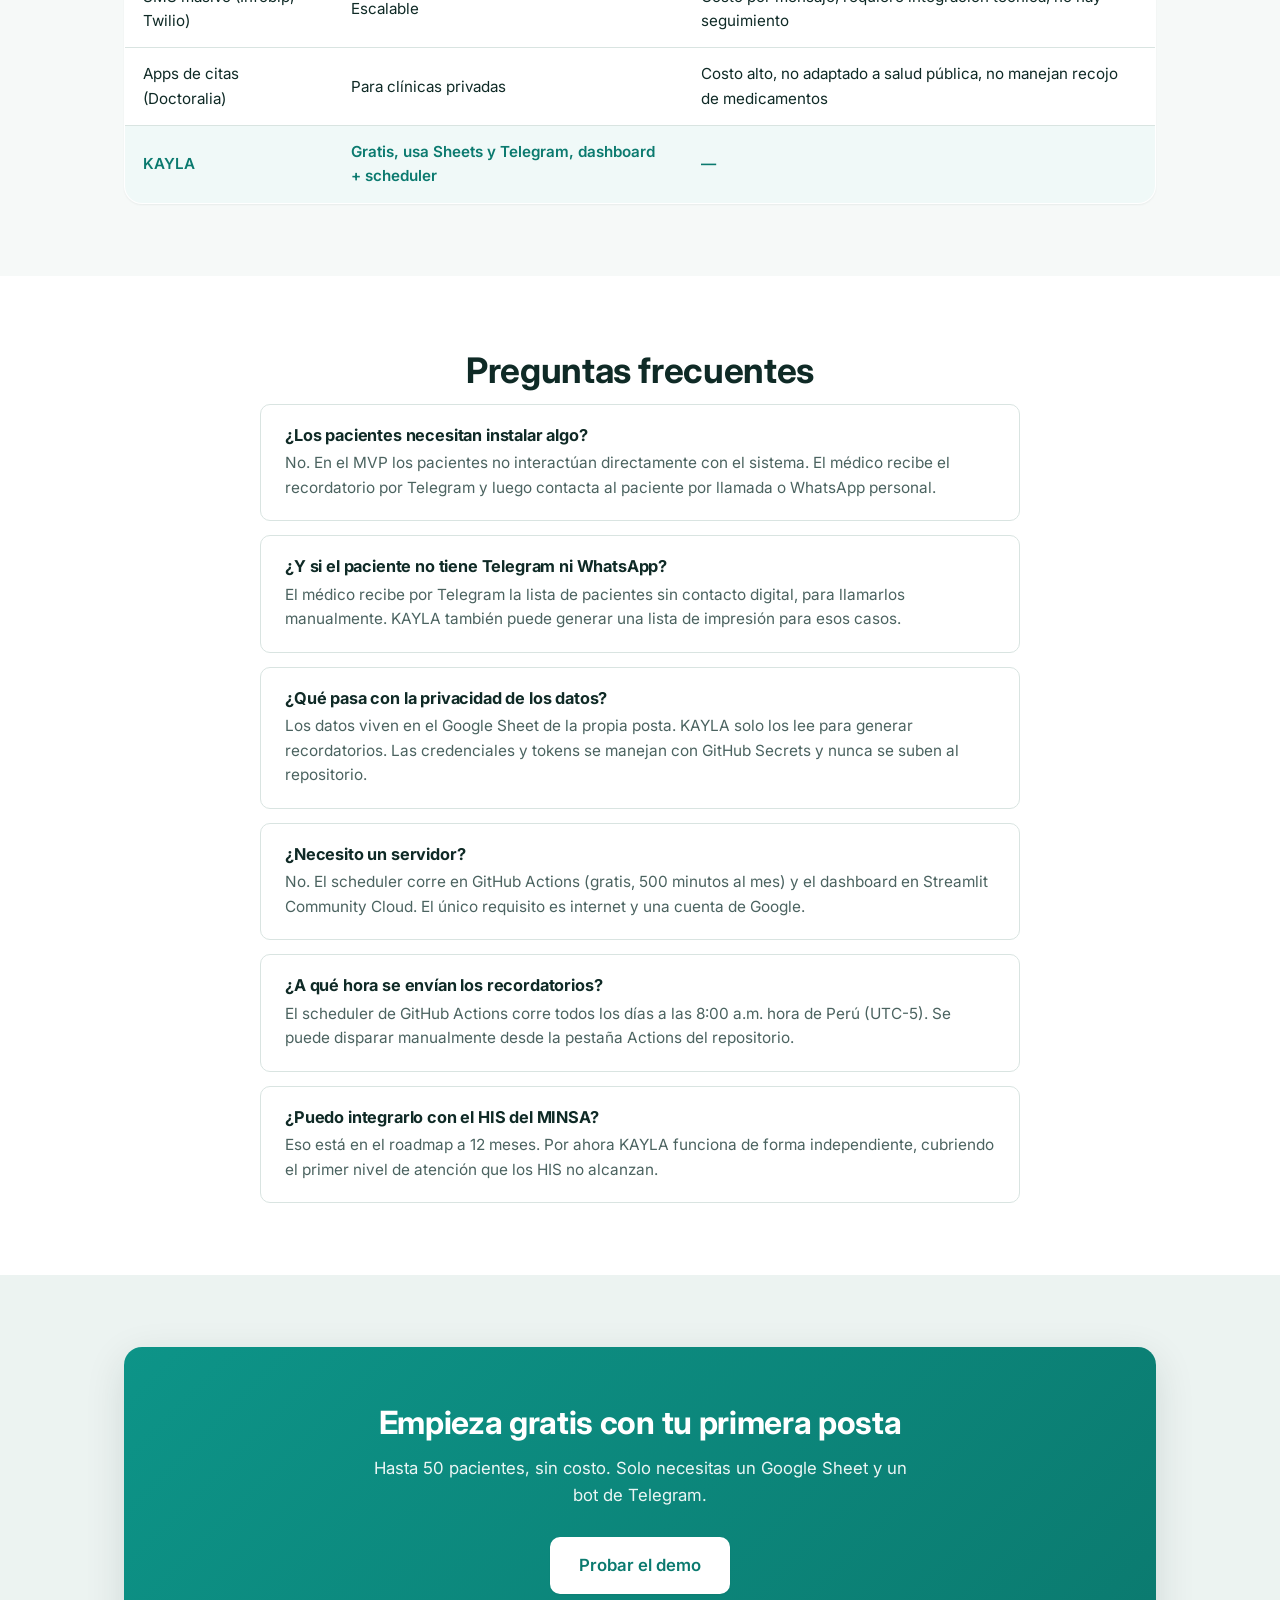
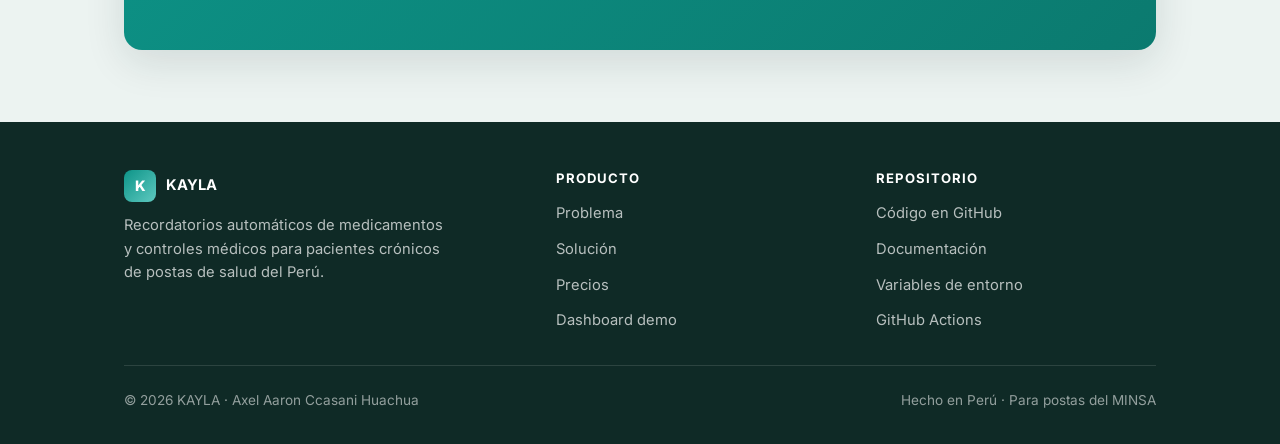
<file: landing/pricing.html>
<!DOCTYPE html>
<html lang="es">
<head>
  <meta charset="UTF-8" />
  <meta name="viewport" content="width=device-width, initial-scale=1.0" />
  <title>Precios — KAYLA</title>
  <meta name="description" content="Planes de KAYLA: gratis para 1 posta, Pro para 3 postas con dashboard, y Micro-red para 10 postas con onboarding personalizado." />
  <meta property="og:title" content="Precios — KAYLA" />
  <meta property="og:description" content="Freemium B2B ligero para postas de salud. Costo variable por usuario cercano a S/0." />
  <link rel="preconnect" href="https://fonts.googleapis.com" />
  <link rel="preconnect" href="https://fonts.gstatic.com" crossorigin />
  <link href="https://fonts.googleapis.com/css2?family=Inter:wght@400;500;600;700;800&display=swap" rel="stylesheet" />
  <link rel="stylesheet" href="styles.css" />
  <link rel="icon" href="data:image/svg+xml,%3Csvg xmlns='http://www.w3.org/2000/svg' viewBox='0 0 32 32'%3E%3Crect width='32' height='32' rx='7' fill='%230d9488'/%3E%3Ctext x='16' y='22' font-size='16' font-family='Arial' font-weight='800' fill='white' text-anchor='middle'%3EK%3C/text%3E%3C/svg%3E" />
</head>
<body>

<header class="header">
  <div class="container header-inner">
    <a href="./" class="brand" aria-label="KAYLA inicio">
      <span class="brand-mark">K</span>
      <span>KAYLA</span>
    </a>
    <nav class="nav" aria-label="Principal">
      <a href="./#problema">Problema</a>
      <a href="./#solucion">Solución</a>
      <a href="./#arquitectura">Arquitectura</a>
      <a href="./" style="font-weight:600; color:var(--color-primary-dark);">Precios</a>
      <a href="https://github.com/aaccasanih-wq/KAYLA" target="_blank" rel="noopener">Repositorio</a>
      <a href="https://kayla2026.streamlit.app" target="_blank" rel="noopener" class="nav-cta">Ver demo</a>
    </nav>
  </div>
</header>

<main>

<section class="section">
  <div class="container">
    <p class="breadcrumb"><a href="./">KAYLA</a> / Precios</p>
    <span class="eyebrow">Planes</span>
    <h1 style="font-size: clamp(2rem, 4vw, 2.6rem); margin-bottom: 12px;">Precios simples para postas reales</h1>
    <p class="section-subtitle" style="margin-left:0; margin-right:0; text-align:left; max-width:640px;">
      Empezar es gratis. Cuando una posta crece o quiere métricas para la Diris, pasa a un
      plan pagado. El costo variable por usuario es cercano a S/0, así que el margen de
      contribución casi se destina al soporte y al dashboard.
    </p>
  </div>
</section>

<section class="section" style="padding-top:0;">
  <div class="container">
    <div class="pricing-grid">
      <div class="plan">
        <h3>Gratis</h3>
        <div class="plan-tagline">Para una posta que recién empieza</div>
        <div class="plan-price"><span class="amount">S/0</span><span class="period">/mes</span></div>
        <ul class="plan-features">
          <li><svg width="18" height="18" viewBox="0 0 24 24" fill="none" stroke="currentColor" stroke-width="2.5" stroke-linecap="round" stroke-linejoin="round"><polyline points="20 6 9 17 4 12"/></svg>1 posta</li>
          <li><svg width="18" height="18" viewBox="0 0 24 24" fill="none" stroke="currentColor" stroke-width="2.5" stroke-linecap="round" stroke-linejoin="round"><polyline points="20 6 9 17 4 12"/></svg>Hasta 50 pacientes</li>
          <li><svg width="18" height="18" viewBox="0 0 24 24" fill="none" stroke="currentColor" stroke-width="2.5" stroke-linecap="round" stroke-linejoin="round"><polyline points="20 6 9 17 4 12"/></svg>Recordatorios por Telegram</li>
          <li><svg width="18" height="18" viewBox="0 0 24 24" fill="none" stroke="currentColor" stroke-width="2.5" stroke-linecap="round" stroke-linejoin="round"><polyline points="20 6 9 17 4 12"/></svg>Google Sheets como base de datos</li>
          <li><svg width="18" height="18" viewBox="0 0 24 24" fill="none" stroke="currentColor" stroke-width="2.5" stroke-linecap="round" stroke-linejoin="round"><polyline points="20 6 9 17 4 12"/></svg>Scheduler diario (GitHub Actions)</li>
        </ul>
        <a href="https://docs.google.com/forms/d/e/1FAIpQLSfYW57i6-4AGzTc0Bkp_ZUxlslh2Cs3jC76RwuZmCNfLiEkdg/viewform?usp=sharing&ouid=106393189666971485895" target="_blank" rel="noopener" class="btn btn-ghost">Empezar gratis</a>
      </div>

      <div class="plan plan-featured">
        <span class="plan-badge">Más popular</span>
        <h3>Pro</h3>
        <div class="plan-tagline">Para postas que quieren métricas</div>
        <div class="plan-price"><span class="amount">S/49</span><span class="period">/mes</span></div>
        <ul class="plan-features">
          <li><svg width="18" height="18" viewBox="0 0 24 24" fill="none" stroke="currentColor" stroke-width="2.5" stroke-linecap="round" stroke-linejoin="round"><polyline points="20 6 9 17 4 12"/></svg>Hasta 3 postas</li>
          <li><svg width="18" height="18" viewBox="0 0 24 24" fill="none" stroke="currentColor" stroke-width="2.5" stroke-linecap="round" stroke-linejoin="round"><polyline points="20 6 9 17 4 12"/></svg>Hasta 500 pacientes</li>
          <li><svg width="18" height="18" viewBox="0 0 24 24" fill="none" stroke="currentColor" stroke-width="2.5" stroke-linecap="round" stroke-linejoin="round"><polyline points="20 6 9 17 4 12"/></svg>Dashboard con métricas en Streamlit</li>
          <li><svg width="18" height="18" viewBox="0 0 24 24" fill="none" stroke="currentColor" stroke-width="2.5" stroke-linecap="round" stroke-linejoin="round"><polyline points="20 6 9 17 4 12"/></svg>Reporte mensual para Diris</li>
          <li><svg width="18" height="18" viewBox="0 0 24 24" fill="none" stroke="currentColor" stroke-width="2.5" stroke-linecap="round" stroke-linejoin="round"><polyline points="20 6 9 17 4 12"/></svg>Soporte por correo</li>
        </ul>
        <a href="https://w.app/hyvtkb" target="_blank" rel="noopener" class="btn btn-primary">Elegir Pro</a>
      </div>

      <div class="plan">
        <h3>Micro-red</h3>
        <div class="plan-tagline">Para una red de postas</div>
        <div class="plan-price"><span class="amount">S/199</span><span class="period">/mes</span></div>
        <ul class="plan-features">
          <li><svg width="18" height="18" viewBox="0 0 24 24" fill="none" stroke="currentColor" stroke-width="2.5" stroke-linecap="round" stroke-linejoin="round"><polyline points="20 6 9 17 4 12"/></svg>10 postas</li>
          <li><svg width="18" height="18" viewBox="0 0 24 24" fill="none" stroke="currentColor" stroke-width="2.5" stroke-linecap="round" stroke-linejoin="round"><polyline points="20 6 9 17 4 12"/></svg>Pacientes ilimitados</li>
          <li><svg width="18" height="18" viewBox="0 0 24 24" fill="none" stroke="currentColor" stroke-width="2.5" stroke-linecap="round" stroke-linejoin="round"><polyline points="20 6 9 17 4 12"/></svg>Admin centralizado</li>
          <li><svg width="18" height="18" viewBox="0 0 24 24" fill="none" stroke="currentColor" stroke-width="2.5" stroke-linecap="round" stroke-linejoin="round"><polyline points="20 6 9 17 4 12"/></svg>Onboarding personalizado</li>
          <li><svg width="18" height="18" viewBox="0 0 24 24" fill="none" stroke="currentColor" stroke-width="2.5" stroke-linecap="round" stroke-linejoin="round"><polyline points="20 6 9 17 4 12"/></svg>Soporte prioritario</li>
        </ul>
        <a href="https://w.app/gpdmnf" target="_blank" rel="noopener" class="btn btn-ghost">Hablar con nosotros</a>
      </div>
    </div>

    <div class="note" style="margin-top:32px;">
      <svg width="20" height="20" viewBox="0 0 24 24" fill="none" stroke="currentColor" stroke-width="2" stroke-linecap="round" stroke-linejoin="round"><path d="M9 18h6"/><path d="M10 22h4"/><path d="M15.09 14c.18-.98.65-1.74 1.41-2.5A4.65 4.65 0 0 0 18 8 6 6 0 0 0 6 8c0 1 .23 2.23 1.5 3.5A4.61 4.61 0 0 1 8.91 14"/></svg>
      <span><strong>Costo variable por usuario:</strong> ~S/0. Telegram, Google Sheets y GitHub Actions son gratuitos para los volúmenes del MVP. El margen de contribución se destina a soporte y al dashboard.</span>
    </div>
  </div>
</section>

<section class="section section-soft">
  <div class="container">
    <h2 class="section-title">Cómo se compara KAYLA</h2>
    <p class="section-subtitle">No compite con los sistemas HIS del MINSA: cubre el primer nivel que ellos no alcanzan.</p>
    <table class="compare-table">
      <thead>
        <tr>
          <th>Alternativa</th>
          <th>Pros</th>
          <th>Contras vs. KAYLA</th>
        </tr>
      </thead>
      <tbody>
        <tr>
          <td>Excel + llamadas manuales</td>
          <td>Gratis, ya lo conocen</td>
          <td>Pierde ~40% de pacientes, consume horas del personal, sin métricas</td>
        </tr>
        <tr>
          <td>Sistemas HIS del MINSA</td>
          <td>Oficial, integrado</td>
          <td>No llegan a postas pequeñas, interfaz compleja, requiere capacitación</td>
        </tr>
        <tr>
          <td>SMS masivo (Infobip, Twilio)</td>
          <td>Escalable</td>
          <td>Costo por mensaje, requiere integración técnica, no hay seguimiento</td>
        </tr>
        <tr>
          <td>Apps de citas (Doctoralia)</td>
          <td>Para clínicas privadas</td>
          <td>Costo alto, no adaptado a salud pública, no manejan recojo de medicamentos</td>
        </tr>
        <tr>
          <td class="col-kayla">KAYLA</td>
          <td class="col-kayla">Gratis, usa Sheets y Telegram, dashboard + scheduler</td>
          <td class="col-kayla">—</td>
        </tr>
      </tbody>
    </table>
  </div>
</section>

<section class="section">
  <div class="container">
    <h2 class="section-title">Preguntas frecuentes</h2>
    <div class="faq">
      <div class="faq-item">
        <h3>¿Los pacientes necesitan instalar algo?</h3>
        <p>No. En el MVP los pacientes no interactúan directamente con el sistema. El médico recibe el recordatorio por Telegram y luego contacta al paciente por llamada o WhatsApp personal.</p>
      </div>
      <div class="faq-item">
        <h3>¿Y si el paciente no tiene Telegram ni WhatsApp?</h3>
        <p>El médico recibe por Telegram la lista de pacientes sin contacto digital, para llamarlos manualmente. KAYLA también puede generar una lista de impresión para esos casos.</p>
      </div>
      <div class="faq-item">
        <h3>¿Qué pasa con la privacidad de los datos?</h3>
        <p>Los datos viven en el Google Sheet de la propia posta. KAYLA solo los lee para generar recordatorios. Las credenciales y tokens se manejan con GitHub Secrets y nunca se suben al repositorio.</p>
      </div>
      <div class="faq-item">
        <h3>¿Necesito un servidor?</h3>
        <p>No. El scheduler corre en GitHub Actions (gratis, 500 minutos al mes) y el dashboard en Streamlit Community Cloud. El único requisito es internet y una cuenta de Google.</p>
      </div>
      <div class="faq-item">
        <h3>¿A qué hora se envían los recordatorios?</h3>
        <p>El scheduler de GitHub Actions corre todos los días a las 8:00 a.m. hora de Perú (UTC-5). Se puede disparar manualmente desde la pestaña Actions del repositorio.</p>
      </div>
      <div class="faq-item">
        <h3>¿Puedo integrarlo con el HIS del MINSA?</h3>
        <p>Eso está en el roadmap a 12 meses. Por ahora KAYLA funciona de forma independiente, cubriendo el primer nivel de atención que los HIS no alcanzan.</p>
      </div>
    </div>
  </div>
</section>

<section class="section section-alt">
  <div class="container">
    <div class="cta-band">
      <h2>Empieza gratis con tu primera posta</h2>
      <p>Hasta 50 pacientes, sin costo. Solo necesitas un Google Sheet y un bot de Telegram.</p>
      <a href="https://kayla2026.streamlit.app" target="_blank" rel="noopener" class="btn btn-primary btn-lg">Probar el demo</a>
    </div>
  </div>
</section>

</main>

<footer class="footer">
  <div class="container">
    <div class="footer-inner">
      <div>
        <a href="./" class="brand" style="text-decoration:none;">
          <span class="brand-mark">K</span>
          <span>KAYLA</span>
        </a>
        <p>Recordatorios automáticos de medicamentos y controles médicos para pacientes crónicos de postas de salud del Perú.</p>
      </div>
      <div>
        <h4>Producto</h4>
        <ul>
          <li><a href="./#problema">Problema</a></li>
          <li><a href="./#solucion">Solución</a></li>
          <li><a href="./">Precios</a></li>
          <li><a href="https://kayla2026.streamlit.app" target="_blank" rel="noopener">Dashboard demo</a></li>
        </ul>
      </div>
      <div>
        <h4>Repositorio</h4>
        <ul>
          <li><a href="https://github.com/aaccasanih-wq/KAYLA" target="_blank" rel="noopener">Código en GitHub</a></li>
          <li><a href="https://github.com/aaccasanih-wq/KAYLA/blob/main/README.md" target="_blank" rel="noopener">Documentación</a></li>
          <li><a href="https://github.com/aaccasanih-wq/KAYLA/blob/main/.env.example" target="_blank" rel="noopener">Variables de entorno</a></li>
          <li><a href="https://github.com/aaccasanih-wq/KAYLA/actions" target="_blank" rel="noopener">GitHub Actions</a></li>
        </ul>
      </div>
    </div>
    <div class="footer-bottom">
      <span>© 2026 KAYLA · Axel Aaron Ccasani Huachua</span>
      <span>Hecho en Perú · Para postas del MINSA</span>
    </div>
  </div>
</footer>

</body>
</html>
</file>
<file: landing/styles.css>
:root {
  --color-bg: #ffffff;
  --color-bg-soft: #f6f9f8;
  --color-bg-alt: #ecf3f1;
  --color-text: #0f2a26;
  --color-text-soft: #4b6360;
  --color-muted: #7a8a87;
  --color-primary: #0d9488;
  --color-primary-dark: #0b7a6f;
  --color-primary-light: #5ec9c0;
  --color-accent: #e8743b;
  --color-accent-dark: #cf5f2a;
  --color-border: #d9e4e1;
  --color-card: #ffffff;
  --color-hero-overlay: rgba(13, 148, 136, 0.92);
  --shadow-sm: 0 1px 2px rgba(15, 42, 38, 0.06);
  --shadow-md: 0 4px 16px rgba(15, 42, 38, 0.08);
  --shadow-lg: 0 12px 40px rgba(15, 42, 38, 0.12);
  --radius-sm: 6px;
  --radius-md: 10px;
  --radius-lg: 18px;
  --container: 1080px;
  --container-narrow: 760px;
}

* {
  box-sizing: border-box;
}

html {
  scroll-behavior: smooth;
}

body {
  margin: 0;
  font-family: "Inter", -apple-system, BlinkMacSystemFont, "Segoe UI", Roboto,
    "Helvetica Neue", Arial, sans-serif;
  color: var(--color-text);
  background: var(--color-bg);
  line-height: 1.6;
  -webkit-font-smoothing: antialiased;
}

h1,
h2,
h3,
h4 {
  line-height: 1.25;
  margin: 0 0 0.5em;
  color: var(--color-text);
  font-weight: 700;
  letter-spacing: -0.01em;
}

p {
  margin: 0 0 1em;
}

a {
  color: var(--color-primary-dark);
  text-decoration: none;
}

a:hover {
  text-decoration: underline;
}

img {
  max-width: 100%;
  display: block;
}

.container {
  max-width: var(--container);
  margin: 0 auto;
  padding: 0 24px;
}

.container-narrow {
  max-width: var(--container-narrow);
  margin: 0 auto;
  padding: 0 24px;
}

.section {
  padding: 72px 0;
}

.section-soft {
  background: var(--color-bg-soft);
}

.section-alt {
  background: var(--color-bg-alt);
}

.section-title {
  font-size: clamp(1.6rem, 3vw, 2.2rem);
  text-align: center;
  margin-bottom: 12px;
}

.section-subtitle {
  text-align: center;
  color: var(--color-text-soft);
  font-size: 1.05rem;
  max-width: 640px;
  margin: 0 auto 48px;
}

.eyebrow {
  display: inline-block;
  font-size: 0.78rem;
  font-weight: 600;
  letter-spacing: 0.08em;
  text-transform: uppercase;
  color: var(--color-primary);
  background: var(--color-bg-alt);
  padding: 4px 12px;
  border-radius: 999px;
  margin-bottom: 16px;
}

.btn {
  display: inline-flex;
  align-items: center;
  justify-content: center;
  gap: 8px;
  font-weight: 600;
  font-size: 1rem;
  padding: 12px 24px;
  border-radius: var(--radius-md);
  border: 1px solid transparent;
  cursor: pointer;
  transition: transform 0.15s ease, background 0.15s ease, box-shadow 0.15s ease;
  text-decoration: none;
}

.btn:hover {
  text-decoration: none;
  transform: translateY(-1px);
}

.btn-primary {
  background: var(--color-primary);
  color: #fff;
  box-shadow: var(--shadow-sm);
}

.btn-primary:hover {
  background: var(--color-primary-dark);
  color: #fff;
}

.btn-accent {
  background: var(--color-accent);
  color: #fff;
}

.btn-accent:hover {
  background: var(--color-accent-dark);
  color: #fff;
}

.btn-ghost {
  background: transparent;
  color: var(--color-text);
  border-color: var(--color-border);
}

.btn-ghost:hover {
  border-color: var(--color-primary);
  color: var(--color-primary-dark);
}

.btn-lg {
  padding: 14px 28px;
  font-size: 1.05rem;
}

.header {
  position: sticky;
  top: 0;
  z-index: 50;
  background: rgba(255, 255, 255, 0.92);
  backdrop-filter: saturate(180%) blur(8px);
  border-bottom: 1px solid var(--color-border);
}

.header-inner {
  display: flex;
  align-items: center;
  justify-content: space-between;
  height: 64px;
}

.brand {
  display: flex;
  align-items: center;
  gap: 10px;
  font-weight: 700;
  font-size: 1.15rem;
  color: var(--color-text);
}

.brand-mark {
  width: 32px;
  height: 32px;
  border-radius: 8px;
  background: linear-gradient(135deg, var(--color-primary), var(--color-primary-light));
  display: grid;
  place-items: center;
  color: #fff;
  font-size: 0.9rem;
  font-weight: 800;
}

.nav {
  display: flex;
  align-items: center;
  gap: 28px;
}

.nav a {
  color: var(--color-text-soft);
  font-size: 0.95rem;
  font-weight: 500;
}

.nav a:hover {
  color: var(--color-primary-dark);
  text-decoration: none;
}

.nav-cta {
  background: var(--color-primary);
  color: #fff;
  padding: 8px 16px;
  border-radius: var(--radius-md);
}

.nav-cta:hover {
  background: var(--color-primary-dark);
  color: #fff;
  text-decoration: none;
}

.hero {
  position: relative;
  background: linear-gradient(160deg, #0d9488 0%, #0b7a6f 55%, #065f5a 100%);
  color: #fff;
  overflow: hidden;
  padding: 96px 0 88px;
}

.hero::after {
  content: "";
  position: absolute;
  right: -120px;
  top: -120px;
  width: 360px;
  height: 360px;
  background: radial-gradient(circle, rgba(255, 255, 255, 0.12), transparent 70%);
  border-radius: 50%;
}

.hero-inner {
  position: relative;
  max-width: 720px;
}

.hero .eyebrow {
  background: rgba(255, 255, 255, 0.14);
  color: #d6f5f0;
}

.hero h1 {
  color: #fff;
  font-size: clamp(2rem, 5vw, 3.1rem);
  line-height: 1.1;
  margin-bottom: 20px;
}

.hero p.lead {
  font-size: clamp(1.05rem, 2vw, 1.25rem);
  color: rgba(255, 255, 255, 0.92);
  margin-bottom: 32px;
  max-width: 620px;
}

.hero-actions {
  display: flex;
  flex-wrap: wrap;
  gap: 14px;
}

.hero .btn-primary {
  background: #fff;
  color: var(--color-primary-dark);
}

.hero .btn-primary:hover {
  background: #f0fbfa;
}

.hero .btn-ghost {
  color: #fff;
  border-color: rgba(255, 255, 255, 0.5);
}

.hero .btn-ghost:hover {
  border-color: #fff;
  color: #fff;
  background: rgba(255, 255, 255, 0.1);
}

.hero-stats {
  display: flex;
  flex-wrap: wrap;
  gap: 40px;
  margin-top: 56px;
  padding-top: 32px;
  border-top: 1px solid rgba(255, 255, 255, 0.18);
}

.stat-value {
  font-size: 1.9rem;
  font-weight: 700;
  line-height: 1;
}

.stat-label {
  font-size: 0.88rem;
  color: rgba(255, 255, 255, 0.82);
  margin-top: 6px;
}

.grid {
  display: grid;
  gap: 24px;
}

.grid-3 {
  grid-template-columns: repeat(3, 1fr);
}

.grid-2 {
  grid-template-columns: repeat(2, 1fr);
}

.card {
  background: var(--color-card);
  border: 1px solid var(--color-border);
  border-radius: var(--radius-lg);
  padding: 28px;
  box-shadow: var(--shadow-sm);
  transition: transform 0.15s ease, box-shadow 0.15s ease;
}

.card:hover {
  transform: translateY(-2px);
  box-shadow: var(--shadow-md);
}

.card h3 {
  font-size: 1.15rem;
  margin-bottom: 8px;
}

.card p {
  color: var(--color-text-soft);
  margin-bottom: 0;
}

.card-icon {
  width: 44px;
  height: 44px;
  border-radius: 12px;
  background: var(--color-bg-alt);
  color: var(--color-primary-dark);
  display: grid;
  place-items: center;
  margin-bottom: 18px;
}

.steps {
  counter-reset: step;
  display: grid;
  grid-template-columns: repeat(4, 1fr);
  gap: 24px;
}

.step {
  position: relative;
  padding: 28px 24px 24px;
  background: #fff;
  border: 1px solid var(--color-border);
  border-radius: var(--radius-lg);
  box-shadow: var(--shadow-sm);
}

.step::before {
  counter-increment: step;
  content: counter(step);
  position: absolute;
  top: -16px;
  left: 24px;
  width: 34px;
  height: 34px;
  border-radius: 50%;
  background: var(--color-primary);
  color: #fff;
  font-weight: 700;
  display: grid;
  place-items: center;
  font-size: 0.95rem;
  box-shadow: var(--shadow-sm);
}

.step h3 {
  font-size: 1.05rem;
  margin-bottom: 6px;
}

.step p {
  font-size: 0.95rem;
  color: var(--color-text-soft);
  margin: 0;
}

.pricing-grid {
  display: grid;
  grid-template-columns: repeat(3, 1fr);
  gap: 24px;
  align-items: stretch;
}

.plan {
  background: #fff;
  border: 1px solid var(--color-border);
  border-radius: var(--radius-lg);
  padding: 32px 28px;
  display: flex;
  flex-direction: column;
  box-shadow: var(--shadow-sm);
}

.plan-featured {
  border: 2px solid var(--color-primary);
  box-shadow: var(--shadow-lg);
  position: relative;
}

.plan-badge {
  position: absolute;
  top: -14px;
  left: 50%;
  transform: translateX(-50%);
  background: var(--color-accent);
  color: #fff;
  font-size: 0.78rem;
  font-weight: 700;
  letter-spacing: 0.04em;
  text-transform: uppercase;
  padding: 5px 14px;
  border-radius: 999px;
  white-space: nowrap;
}

.plan h3 {
  font-size: 1.2rem;
  margin-bottom: 4px;
}

.plan-tagline {
  color: var(--color-muted);
  font-size: 0.9rem;
  margin-bottom: 20px;
}

.plan-price {
  display: flex;
  align-items: baseline;
  gap: 6px;
  margin-bottom: 24px;
}

.plan-price .amount {
  font-size: 2.2rem;
  font-weight: 700;
  color: var(--color-text);
  line-height: 1;
}

.plan-price .period {
  color: var(--color-muted);
  font-size: 0.95rem;
}

.plan-features {
  list-style: none;
  padding: 0;
  margin: 0 0 28px;
  display: grid;
  gap: 12px;
}

.plan-features li {
  display: flex;
  gap: 10px;
  align-items: flex-start;
  font-size: 0.95rem;
  color: var(--color-text-soft);
}

.plan-features li svg {
  flex-shrink: 0;
  margin-top: 3px;
  color: var(--color-primary);
}

.plan .btn {
  margin-top: auto;
  width: 100%;
}

.compare-table {
  width: 100%;
  border-collapse: collapse;
  background: #fff;
  border-radius: var(--radius-lg);
  overflow: hidden;
  box-shadow: var(--shadow-sm);
  border: 1px solid var(--color-border);
}

.compare-table th,
.compare-table td {
  padding: 14px 18px;
  text-align: left;
  border-bottom: 1px solid var(--color-border);
  font-size: 0.95rem;
}

.compare-table thead th {
  background: var(--color-bg-alt);
  font-weight: 600;
  color: var(--color-text);
}

.compare-table tbody tr:last-child td {
  border-bottom: none;
}

.compare-table .col-kayla {
  background: rgba(13, 148, 136, 0.06);
  font-weight: 600;
  color: var(--color-primary-dark);
}

.faq {
  display: grid;
  gap: 14px;
  max-width: 760px;
  margin: 0 auto;
}

.faq-item {
  background: #fff;
  border: 1px solid var(--color-border);
  border-radius: var(--radius-md);
  padding: 20px 24px;
}

.faq-item h3 {
  font-size: 1.02rem;
  margin-bottom: 6px;
}

.faq-item p {
  margin: 0;
  color: var(--color-text-soft);
  font-size: 0.96rem;
}

.cta-band {
  background: linear-gradient(135deg, var(--color-primary), var(--color-primary-dark));
  color: #fff;
  border-radius: var(--radius-lg);
  padding: 56px 48px;
  text-align: center;
  box-shadow: var(--shadow-lg);
}

.cta-band h2 {
  color: #fff;
  font-size: clamp(1.5rem, 3vw, 2rem);
  margin-bottom: 12px;
}

.cta-band p {
  color: rgba(255, 255, 255, 0.92);
  max-width: 560px;
  margin: 0 auto 28px;
  font-size: 1.05rem;
}

.cta-band .btn-primary {
  background: #fff;
  color: var(--color-primary-dark);
}

.cta-band .btn-primary:hover {
  background: #f0fbfa;
}

.footer {
  background: #0f2a26;
  color: rgba(255, 255, 255, 0.78);
  padding: 48px 0 32px;
}

.footer-inner {
  display: grid;
  grid-template-columns: 1.4fr 1fr 1fr;
  gap: 40px;
  margin-bottom: 32px;
}

.footer .brand {
  color: #fff;
}

.footer p {
  font-size: 0.92rem;
  color: rgba(255, 255, 255, 0.7);
  margin-top: 12px;
  max-width: 320px;
}

.footer h4 {
  color: #fff;
  font-size: 0.82rem;
  letter-spacing: 0.08em;
  text-transform: uppercase;
  margin-bottom: 14px;
}

.footer ul {
  list-style: none;
  padding: 0;
  margin: 0;
  display: grid;
  gap: 10px;
}

.footer a {
  color: rgba(255, 255, 255, 0.7);
  font-size: 0.92rem;
}

.footer a:hover {
  color: #fff;
}

.footer-bottom {
  border-top: 1px solid rgba(255, 255, 255, 0.12);
  padding-top: 24px;
  display: flex;
  justify-content: space-between;
  flex-wrap: wrap;
  gap: 12px;
  font-size: 0.85rem;
  color: rgba(255, 255, 255, 0.55);
}

.architecture-diagram {
  background: #0f2a26;
  color: #d6f5f0;
  border-radius: var(--radius-lg);
  padding: 36px;
  font-family: "SF Mono", "Menlo", Consolas, monospace;
  font-size: 0.82rem;
  line-height: 1.7;
  overflow-x: auto;
  white-space: pre;
  box-shadow: var(--shadow-md);
}

.note {
  display: flex;
  gap: 10px;
  align-items: flex-start;
  background: rgba(13, 148, 136, 0.08);
  border: 1px solid rgba(13, 148, 136, 0.25);
  border-radius: var(--radius-md);
  padding: 14px 18px;
  font-size: 0.92rem;
  color: var(--color-text-soft);
}

.note svg {
  flex-shrink: 0;
  margin-top: 2px;
  color: var(--color-primary);
}

.breadcrumb {
  font-size: 0.9rem;
  color: var(--color-muted);
  margin-bottom: 8px;
}

.breadcrumb a {
  color: var(--color-muted);
}

@media (max-width: 880px) {
  .grid-3 {
    grid-template-columns: 1fr;
  }
  .steps {
    grid-template-columns: repeat(2, 1fr);
  }
  .pricing-grid {
    grid-template-columns: 1fr;
  }
  .footer-inner {
    grid-template-columns: 1fr;
    gap: 28px;
  }
  .nav {
    display: none;
  }
}

@media (max-width: 560px) {
  .section {
    padding: 56px 0;
  }
  .steps {
    grid-template-columns: 1fr;
  }
  .hero-stats {
    gap: 24px;
  }
  .cta-band {
    padding: 40px 24px;
  }
}
</file>
